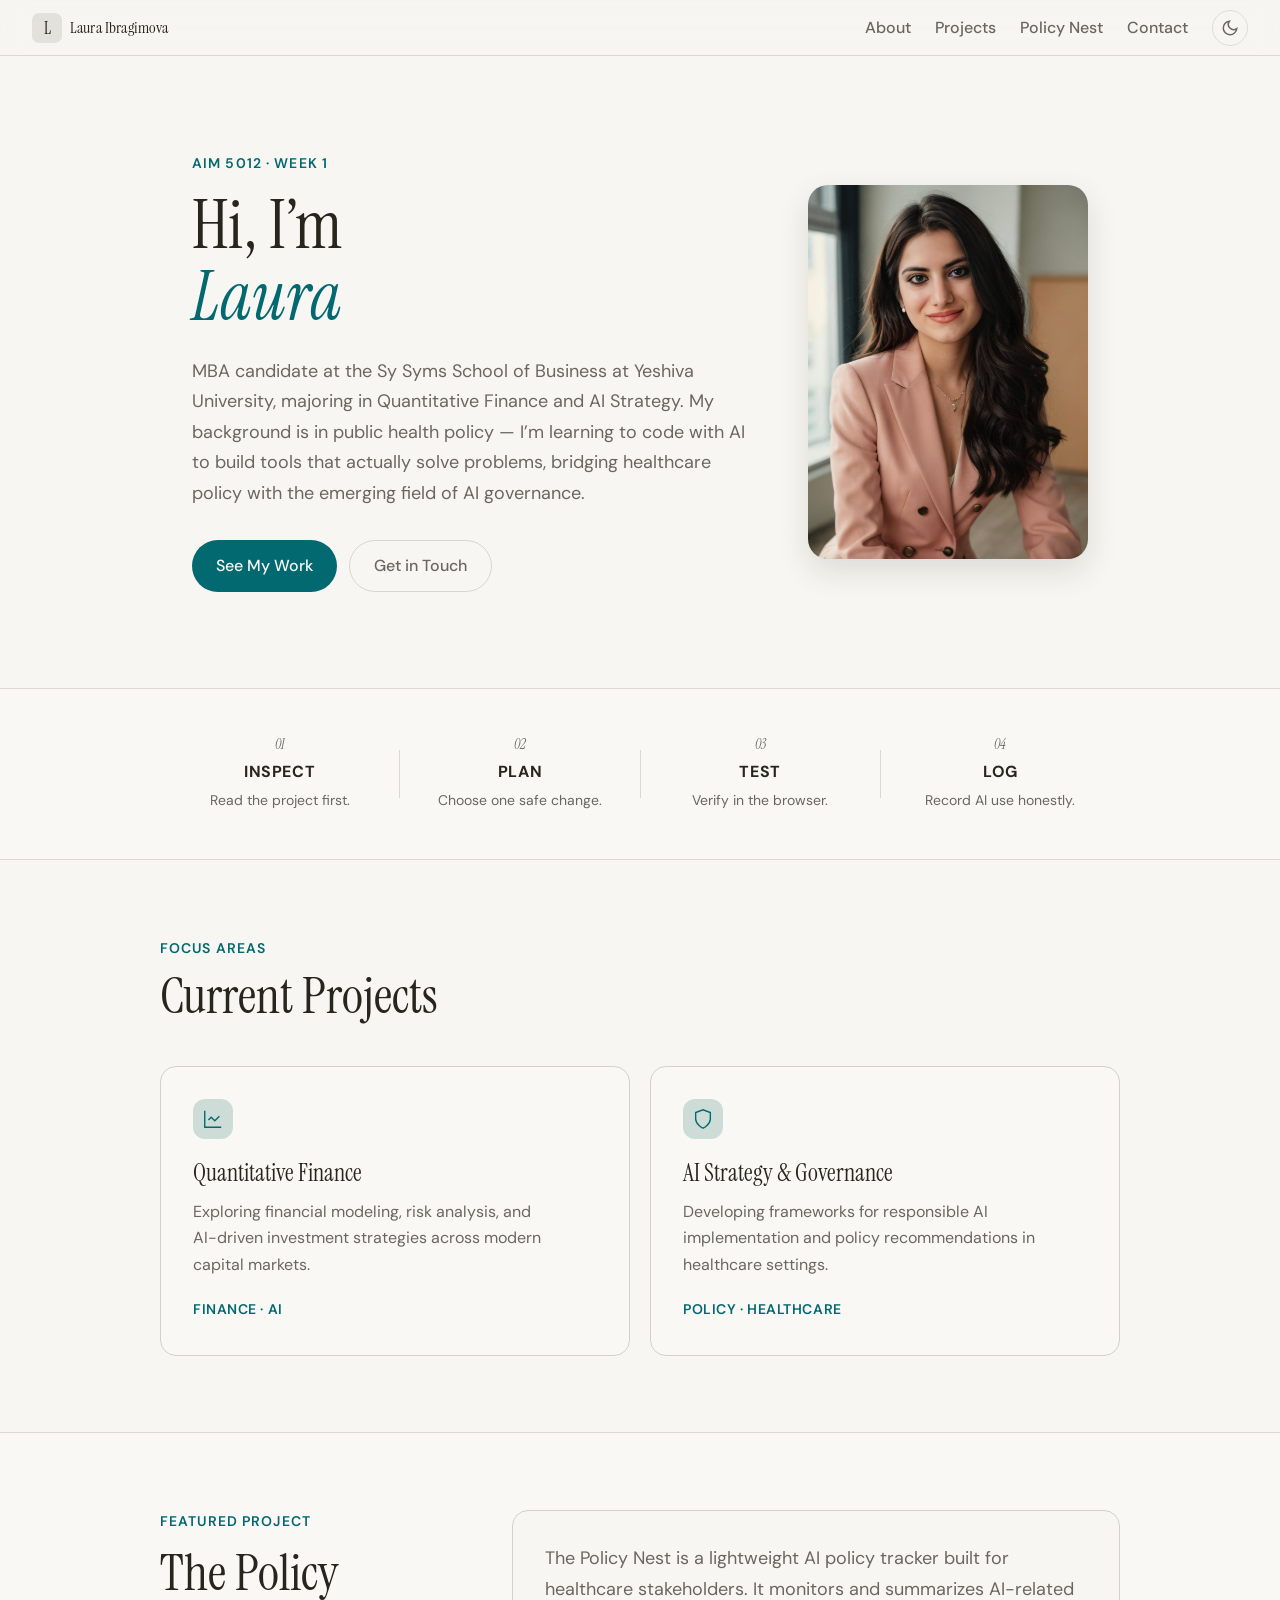
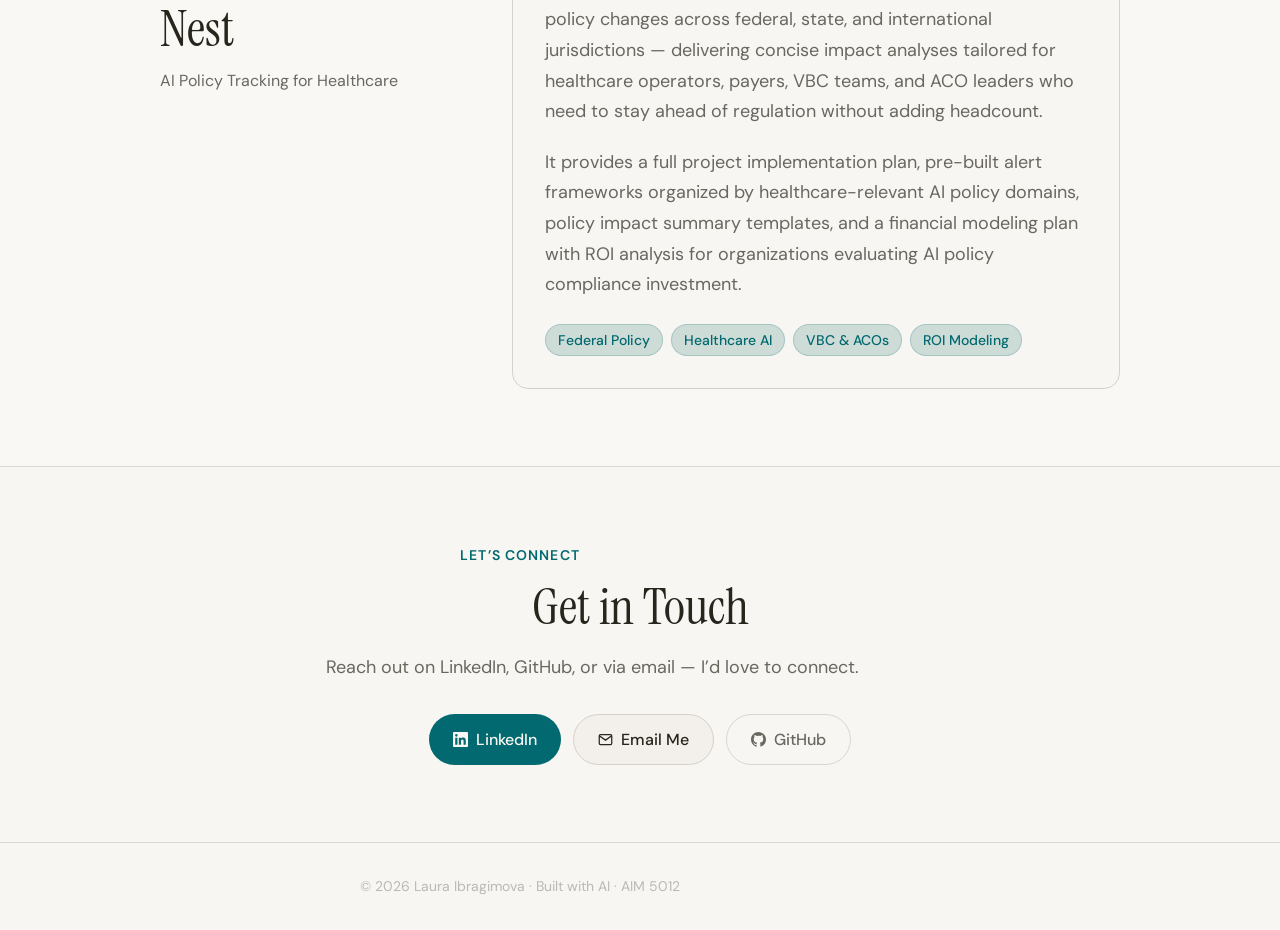
<file: index.html>
<!DOCTYPE html>
<html lang="en">
<head>
  <meta charset="UTF-8" />
  <meta name="viewport" content="width=device-width, initial-scale=1.0" />
  <title>Laura Ibragimova — AI Strategy & Healthcare Policy</title>
  <meta name="description" content="MBA candidate at Sy Syms School of Business, Yeshiva University. Specializing in Quantitative Finance, AI Strategy, and Healthcare Policy." />
  <meta property="og:title" content="Laura Ibragimova — AI Strategy & Healthcare Policy" />
  <meta property="og:description" content="Building tools that bridge healthcare policy and AI governance." />

  <link rel="preconnect" href="https://fonts.googleapis.com">
  <link rel="preconnect" href="https://fonts.gstatic.com" crossorigin>
  <link href="https://fonts.googleapis.com/css2?family=Instrument+Serif:ital@0;1&family=DM+Sans:ital,opsz,wght@0,9..40,300..700;1,9..40,300..400&display=swap" rel="stylesheet">

  <link rel="stylesheet" href="style.css" />
</head>
<body>
  <a class="skip-link" href="#main-content">Skip to main content</a>

  <nav class="site-nav" aria-label="Main navigation">
    <a href="#about" class="nav-logo" aria-label="Laura Ibragimova — home">
      <svg width="30" height="30" viewBox="0 0 30 30" fill="none" aria-hidden="true">
        <rect width="30" height="30" rx="7" fill="currentColor" opacity="0.1"/>
        <text x="15" y="21" text-anchor="middle" font-family="Instrument Serif, Georgia, serif" font-size="17" fill="currentColor">L</text>
      </svg>
      <span class="nav-name">Laura Ibragimova</span>
    </a>
    <div class="nav-right">
      <ul class="nav-links" role="list">
        <li><a href="#about">About</a></li>
        <li><a href="#projects">Projects</a></li>
        <li><a href="#idea">Policy Nest</a></li>
        <li><a href="#contact">Contact</a></li>
      </ul>
      <button class="theme-toggle" data-theme-toggle aria-label="Switch to dark mode" title="Toggle theme">
        <svg width="18" height="18" viewBox="0 0 24 24" fill="none" stroke="currentColor" stroke-width="2"><circle cx="12" cy="12" r="5"/><path d="M12 1v2M12 21v2M4.22 4.22l1.42 1.42M18.36 18.36l1.42 1.42M1 12h2M21 12h2M4.22 19.78l1.42-1.42M18.36 5.64l1.42-1.42"/></svg>
      </button>
    </div>
  </nav>

  <main id="main-content">

    <header class="hero-section" id="about" aria-labelledby="hero-heading">
      <div class="hero-inner">
        <div class="hero-content">
          <p class="eyebrow">AIM 5012 &middot; Week 1</p>
          <h1 id="hero-heading">Hi, I&rsquo;m<br><em>Laura</em></h1>
          <p class="hero-lead">MBA candidate at the Sy Syms School of Business at Yeshiva University, majoring in Quantitative Finance and AI Strategy. My background is in public health policy &mdash; I&rsquo;m learning to code with AI to build tools that actually solve problems, bridging healthcare policy with the emerging field of AI governance.</p>
          <div class="hero-cta">
            <a class="btn btn-primary" href="#projects">See My Work</a>
            <a class="btn btn-ghost" href="#contact">Get in Touch</a>
          </div>
        </div>
        <div class="hero-photo-wrap">
          <img src="IMG_4038.jpg" alt="Laura Ibragimova" class="headshot" width="300" height="360" loading="eager" />
        </div>
      </div>
    </header>

    <section class="workflow-strip" aria-label="Course workflow">
      <div class="workflow-inner">
        <div class="workflow-step">
          <span class="step-num">01</span>
          <strong>Inspect</strong>
          <span>Read the project first.</span>
        </div>
        <div class="workflow-divider" aria-hidden="true"></div>
        <div class="workflow-step">
          <span class="step-num">02</span>
          <strong>Plan</strong>
          <span>Choose one safe change.</span>
        </div>
        <div class="workflow-divider" aria-hidden="true"></div>
        <div class="workflow-step">
          <span class="step-num">03</span>
          <strong>Test</strong>
          <span>Verify in the browser.</span>
        </div>
        <div class="workflow-divider" aria-hidden="true"></div>
        <div class="workflow-step">
          <span class="step-num">04</span>
          <strong>Log</strong>
          <span>Record AI use honestly.</span>
        </div>
      </div>
    </section>

    <section class="projects-section" id="projects" aria-labelledby="projects-heading">
      <div class="section-inner">
        <div class="section-header">
          <p class="section-label">Focus Areas</p>
          <h2 id="projects-heading">Current Projects</h2>
        </div>
        <div class="projects-grid">
          <article class="project-card">
            <div class="project-icon" aria-hidden="true">
              <svg width="22" height="22" viewBox="0 0 24 24" fill="none" stroke="currentColor" stroke-width="1.5"><path d="M3 3v18h18"/><path d="m19 9-5 5-4-4-3 3"/></svg>
            </div>
            <h3>Quantitative Finance</h3>
            <p>Exploring financial modeling, risk analysis, and AI-driven investment strategies across modern capital markets.</p>
            <span class="project-tag">Finance &middot; AI</span>
          </article>
          <article class="project-card">
            <div class="project-icon" aria-hidden="true">
              <svg width="22" height="22" viewBox="0 0 24 24" fill="none" stroke="currentColor" stroke-width="1.5"><path d="M12 22s8-4 8-10V5l-8-3-8 3v7c0 6 8 10 8 10z"/></svg>
            </div>
            <h3>AI Strategy &amp; Governance</h3>
            <p>Developing frameworks for responsible AI implementation and policy recommendations in healthcare settings.</p>
            <span class="project-tag">Policy &middot; Healthcare</span>
          </article>
        </div>
      </div>
    </section>

    <section class="idea-section" id="idea" aria-labelledby="idea-heading">
      <div class="idea-inner">
        <div class="idea-label-col">
          <p class="section-label">Featured Project</p>
          <h2 id="idea-heading">The Policy<br>Nest</h2>
          <p class="idea-subtitle">AI Policy Tracking for Healthcare</p>
        </div>
        <div class="idea-body-col">
          <div class="idea-card">
            <p>The Policy Nest is a lightweight AI policy tracker built for healthcare stakeholders. It monitors and summarizes AI-related policy changes across federal, state, and international jurisdictions &mdash; delivering concise impact analyses tailored for healthcare operators, payers, VBC teams, and ACO leaders who need to stay ahead of regulation without adding headcount.</p>
            <p>It provides a full project implementation plan, pre-built alert frameworks organized by healthcare-relevant AI policy domains, policy impact summary templates, and a financial modeling plan with ROI analysis for organizations evaluating AI policy compliance investment.</p>
            <div class="idea-tags">
              <span class="idea-chip">Federal Policy</span>
              <span class="idea-chip">Healthcare AI</span>
              <span class="idea-chip">VBC &amp; ACOs</span>
              <span class="idea-chip">ROI Modeling</span>
            </div>
          </div>
        </div>
      </div>
    </section>

    <section class="contact-section" id="contact" aria-labelledby="contact-heading">
      <div class="section-inner contact-inner">
        <p class="section-label">Let&rsquo;s Connect</p>
        <h2 id="contact-heading">Get in Touch</h2>
        <p class="contact-sub">Reach out on LinkedIn, GitHub, or via email &mdash; I&rsquo;d love to connect.</p>
        <div class="contact-buttons">
          <a class="btn btn-primary" href="https://www.linkedin.com/in/laura-ibragimova/" target="_blank" rel="noopener noreferrer" aria-label="LinkedIn profile (opens in new tab)">
            <svg width="15" height="15" viewBox="0 0 24 24" fill="currentColor" aria-hidden="true"><path d="M20.447 20.452h-3.554v-5.569c0-1.328-.027-3.037-1.852-3.037-1.853 0-2.136 1.445-2.136 2.939v5.667H9.351V9h3.414v1.561h.046c.477-.9 1.637-1.85 3.37-1.85 3.601 0 4.267 2.37 4.267 5.455v6.286zM5.337 7.433a2.062 2.062 0 01-2.063-2.065 2.064 2.064 0 112.063 2.065zm1.782 13.019H3.555V9h3.564v11.452zM22.225 0H1.771C.792 0 0 .774 0 1.729v20.542C0 23.227.792 24 1.771 24h20.451C23.2 24 24 23.227 24 22.271V1.729C24 .774 23.2 0 22.222 0h.003z"/></svg>
            LinkedIn
          </a>
          <a class="btn btn-secondary" href="mailto:Libragimova12@gmail.com" aria-label="Send email">
            <svg width="15" height="15" viewBox="0 0 24 24" fill="none" stroke="currentColor" stroke-width="2" aria-hidden="true"><path d="M4 4h16c1.1 0 2 .9 2 2v12c0 1.1-.9 2-2 2H4c-1.1 0-2-.9-2-2V6c0-1.1.9-2 2-2z"/><polyline points="22,6 12,13 2,6"/></svg>
            Email Me
          </a>
          <a class="btn btn-ghost" href="https://github.com/LauraIbragimova" target="_blank" rel="noopener noreferrer" aria-label="GitHub profile (opens in new tab)">
            <svg width="15" height="15" viewBox="0 0 24 24" fill="currentColor" aria-hidden="true"><path d="M12 0C5.374 0 0 5.373 0 12c0 5.302 3.438 9.8 8.207 11.387.599.111.793-.261.793-.577v-2.234c-3.338.726-4.033-1.416-4.033-1.416-.546-1.387-1.333-1.756-1.333-1.756-1.089-.745.083-.729.083-.729 1.205.084 1.839 1.237 1.839 1.237 1.07 1.834 2.807 1.304 3.492.997.107-.775.418-1.305.762-1.604-2.665-.305-5.467-1.334-5.467-5.931 0-1.311.469-2.381 1.236-3.221-.124-.303-.535-1.524.117-3.176 0 0 1.008-.322 3.301 1.23A11.509 11.509 0 0112 5.803c1.02.005 2.047.138 3.006.404 2.291-1.552 3.297-1.23 3.297-1.23.653 1.653.242 2.874.118 3.176.77.84 1.235 1.911 1.235 3.221 0 4.609-2.807 5.624-5.479 5.921.43.372.823 1.102.823 2.222v3.293c0 .319.192.694.801.576C20.566 21.797 24 17.3 24 12c0-6.627-5.373-12-12-12z"/></svg>
            GitHub
          </a>
        </div>
      </div>
    </section>
  </main>

  <footer class="site-footer" role="contentinfo">
    <div class="footer-inner">
      <p>&copy; 2026 Laura Ibragimova &middot; Built with AI &middot; AIM 5012</p>
    </div>
  </footer>

  <script>
  (function(){
    var t=document.querySelector('[data-theme-toggle]'),r=document.documentElement;
    var d=window.matchMedia('(prefers-color-scheme:dark)').matches?'dark':'light';
    r.setAttribute('data-theme',d);
    updateIcon(d);
    if(t) t.addEventListener('click',function(){
      d=d==='dark'?'light':'dark';
      r.setAttribute('data-theme',d);
      updateIcon(d);
      t.setAttribute('aria-label','Switch to '+(d==='dark'?'light':'dark')+' mode');
    });
    function updateIcon(theme){
      if(!t) return;
      t.innerHTML=theme==='dark'
        ?'<svg width="18" height="18" viewBox="0 0 24 24" fill="none" stroke="currentColor" stroke-width="2"><circle cx="12" cy="12" r="5"/><path d="M12 1v2M12 21v2M4.22 4.22l1.42 1.42M18.36 18.36l1.42 1.42M1 12h2M21 12h2M4.22 19.78l1.42-1.42M18.36 5.64l1.42-1.42"/></svg>'
        :'<svg width="18" height="18" viewBox="0 0 24 24" fill="none" stroke="currentColor" stroke-width="2"><path d="M21 12.79A9 9 0 1 1 11.21 3 7 7 0 0 0 21 12.79z"/></svg>';
    }
  })();
  </script>
</body>
</html>
</file>
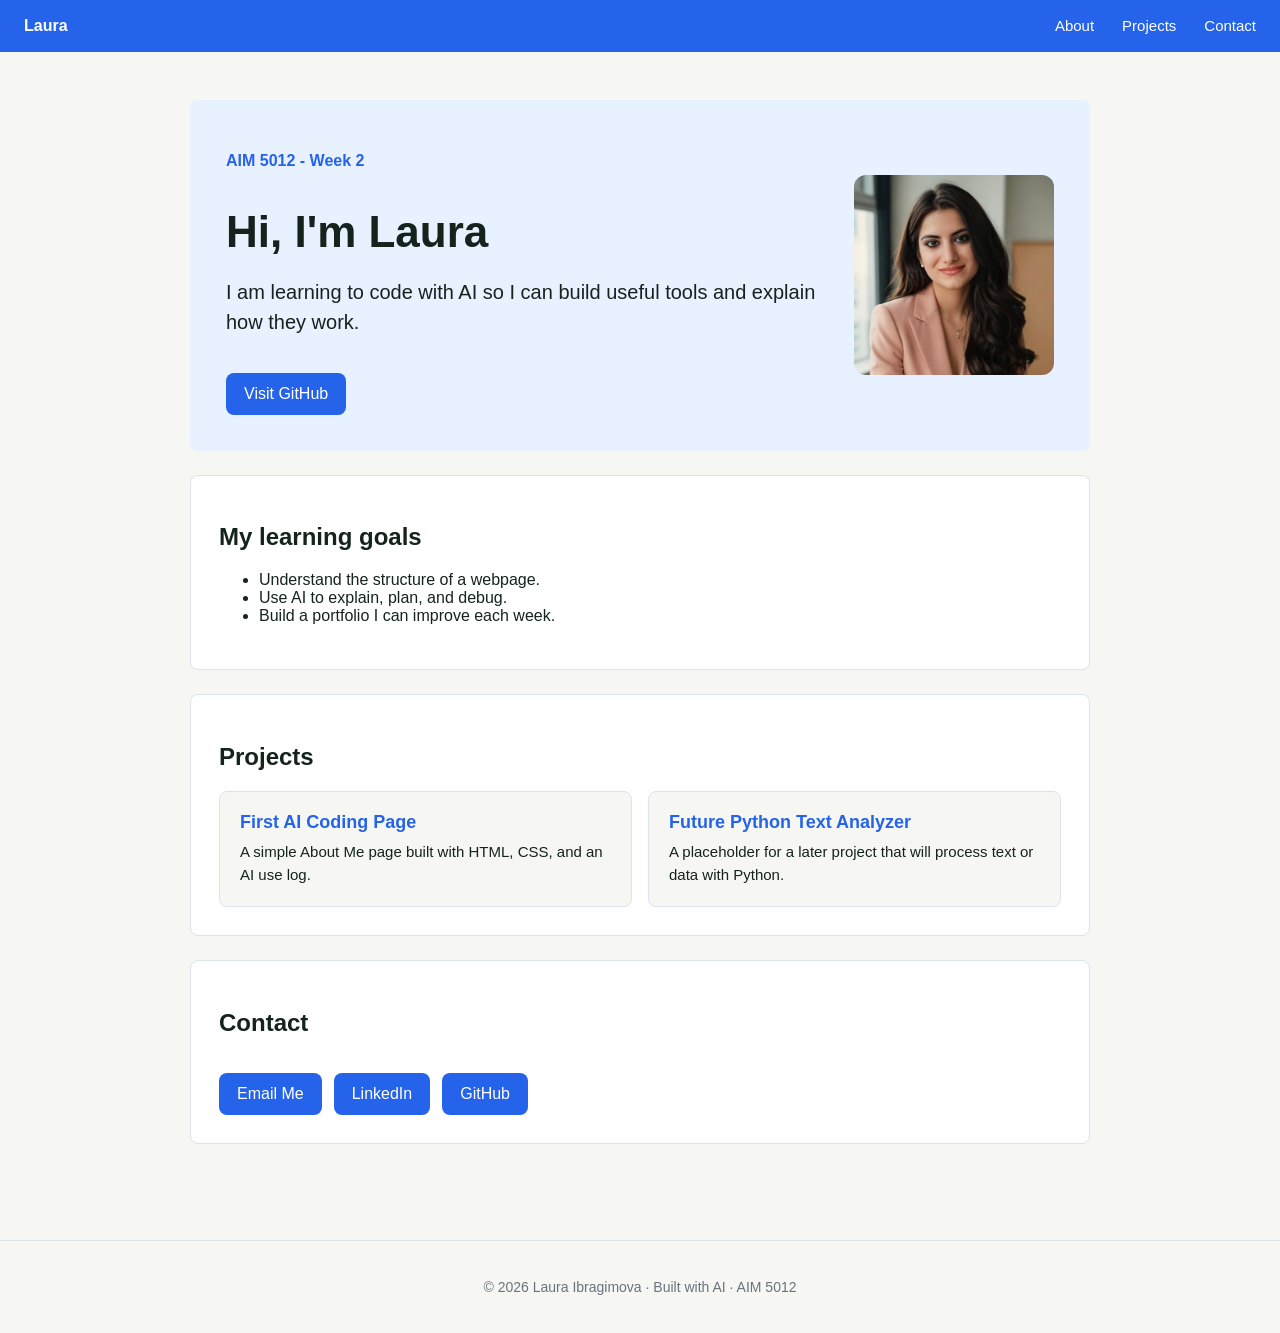
<file: week2-original/index.html>
<!DOCTYPE html>
<html lang="en">
<head>
  <meta charset="UTF-8" />
  <meta name="viewport" content="width=device-width, initial-scale=1.0" />
  <title>My Portfolio Starter</title>
  <link rel="stylesheet" href="style.css" />
</head>
<body>

  <nav class="site-nav">
    <span class="nav-name">Laura</span>
    <ul class="nav-links">
      <li><a href="#about">About</a></li>
      <li><a href="#projects">Projects</a></li>
      <li><a href="#contact">Contact</a></li>
    </ul>
  </nav>

  <main class="page">

    <section class="hero" id="about">
      <div class="hero-text">
        <p class="tag">AIM 5012 - Week 2</p>
        <h1>Hi, I'm Laura</h1>
        <p class="intro">I am learning to code with AI so I can build useful tools and explain how they work.</p>
        <a class="button" href="https://github.com/LauraIbragimova" target="_blank">Visit GitHub</a>
      </div>
      <img
        src="IMG_4038.jpg"
        alt="Laura Ibragimova, MBA candidate in Quantitative Finance and AI Strategy"
        class="headshot"
      />
    </section>

    <section class="card">
      <h2>My learning goals</h2>
      <ul>
        <li>Understand the structure of a webpage.</li>
        <li>Use AI to explain, plan, and debug.</li>
        <li>Build a portfolio I can improve each week.</li>
      </ul>
    </section>

    <section class="card" id="projects">
      <h2>Projects</h2>

      <div class="projects-grid">

        <!-- Card 1 starts here -->
        <article class="project-card">
          <h3>First AI Coding Page</h3>
          <p>A simple About Me page built with HTML, CSS, and an AI use log.</p>
        </article>
        <!-- Card 1 ends here -->

        <!-- Card 2 starts here -->
        <article class="project-card">
          <h3>Future Python Text Analyzer</h3>
          <p>A placeholder for a later project that will process text or data with Python.</p>
        </article>
        <!-- Card 2 ends here -->

      </div>
    </section>

    <section class="card" id="contact">
      <h2>Contact</h2>
      <div class="contact-buttons">
        <a class="button" href="mailto:libragimova12@gmail.com">Email Me</a>
        <a class="button" href="https://www.linkedin.com/in/laura-ibragimova/" target="_blank">LinkedIn</a>
        <a class="button" href="https://github.com/LauraIbragimova" target="_blank">GitHub</a>
      </div>
    </section>

  </main>

  <footer class="footer">
    <p>&copy; 2026 Laura Ibragimova &middot; Built with AI &middot; AIM 5012</p>
  </footer>

</body>
</html>
</file>
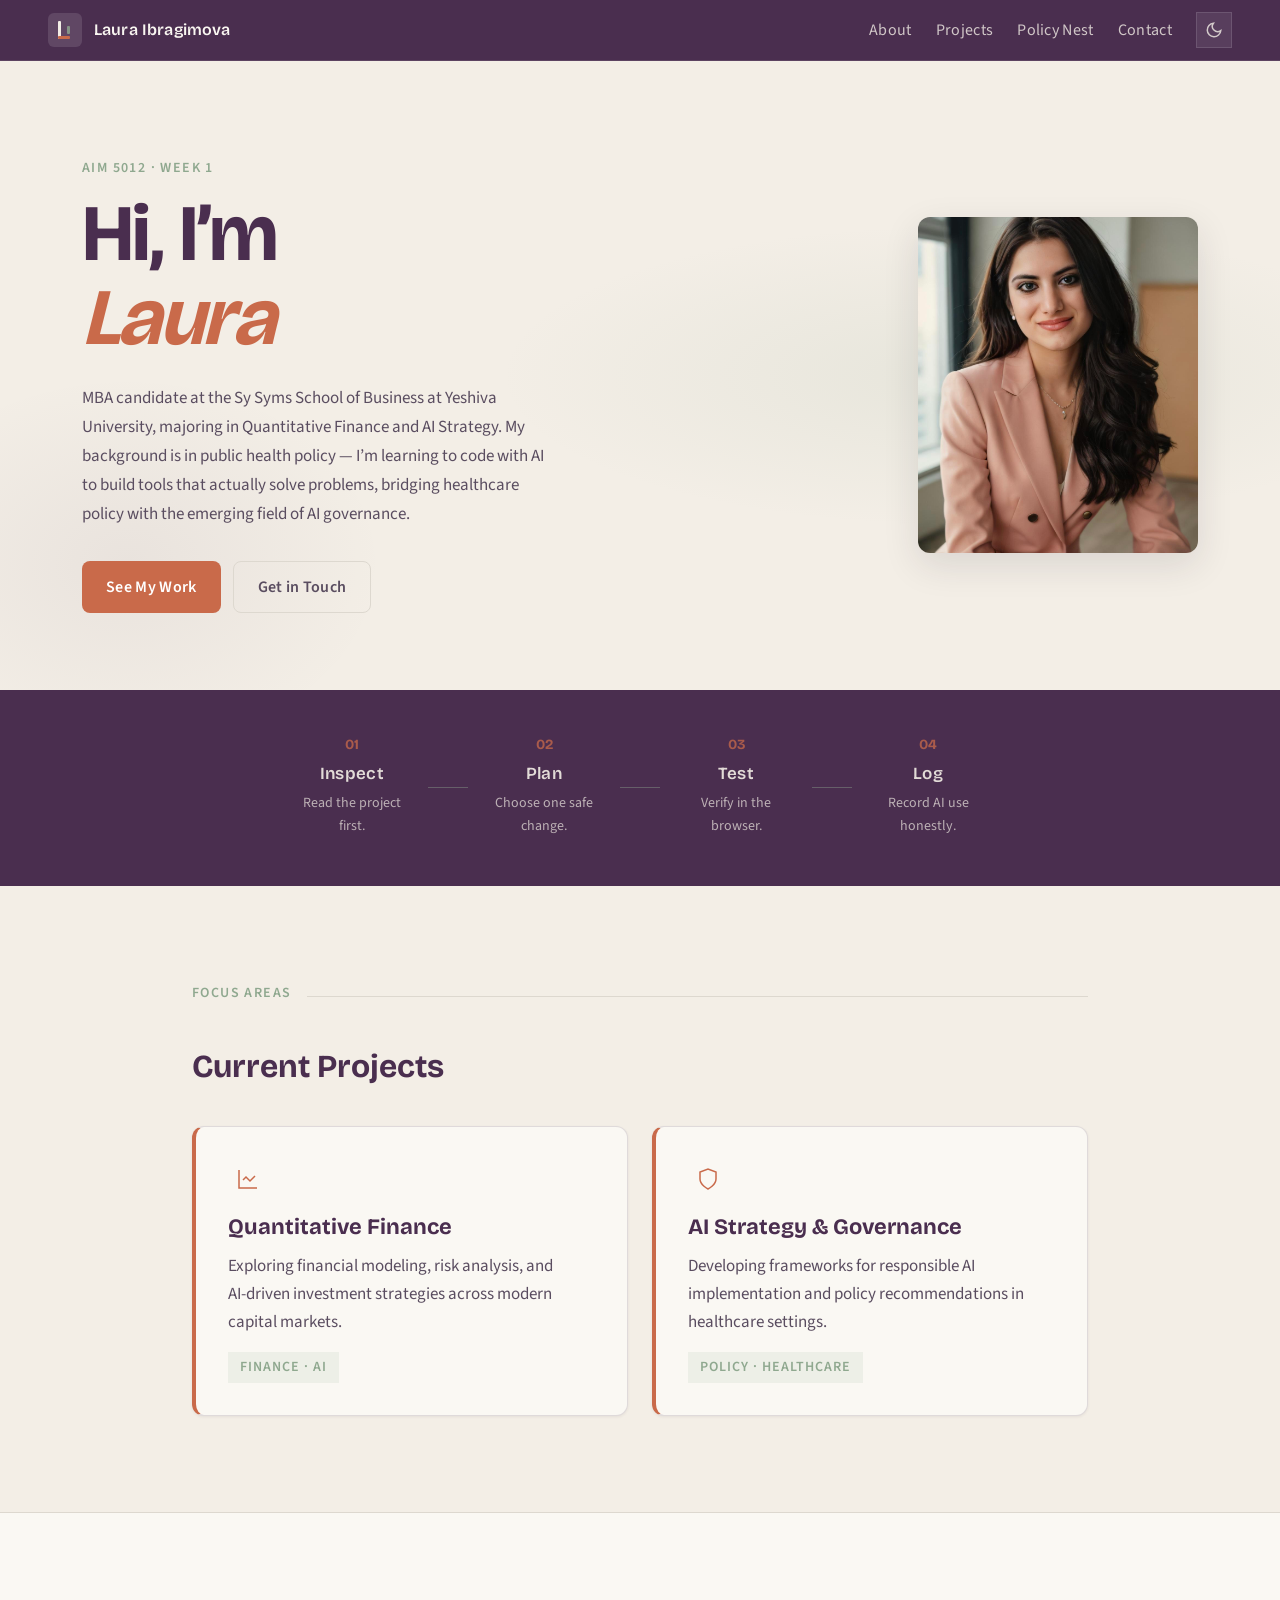
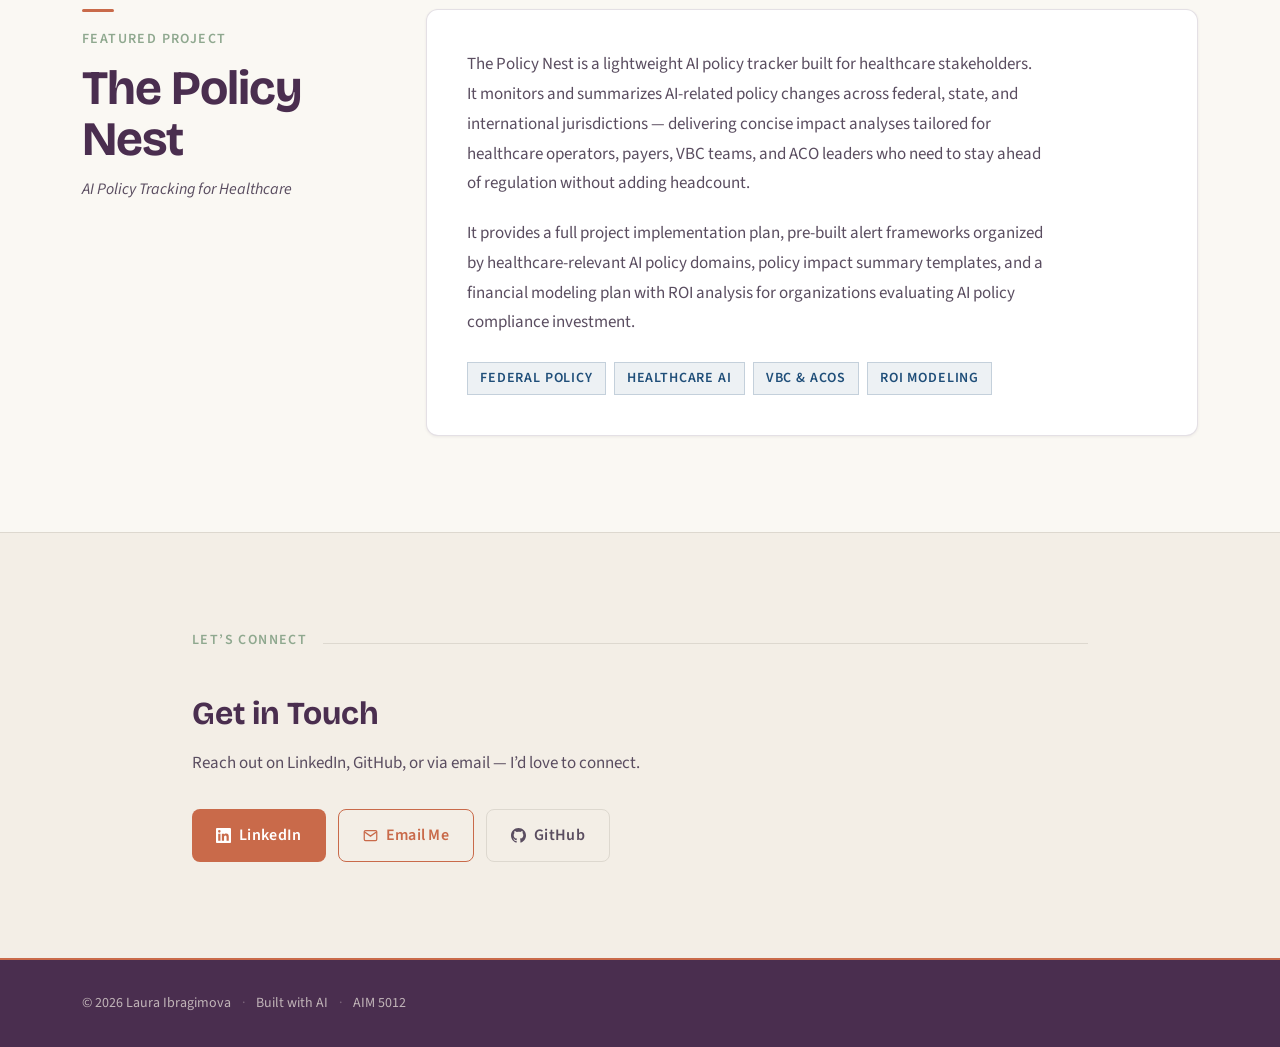
<file: laura-portfolio-v2.html>
<!DOCTYPE html>
<html lang="en">
<head>
  <meta charset="UTF-8" />
  <meta name="viewport" content="width=device-width, initial-scale=1.0" />
  <title>Laura Ibragimova — AI Strategy & Healthcare Policy</title>
  <meta name="description" content="MBA candidate at Sy Syms School of Business, Yeshiva University. Specializing in Quantitative Finance, AI Strategy, and Healthcare Policy." />
  <meta property="og:title" content="Laura Ibragimova — AI Strategy & Healthcare Policy" />
  <meta property="og:description" content="Building tools that bridge healthcare policy and AI governance." />

  <link rel="preconnect" href="https://fonts.googleapis.com">
  <link rel="preconnect" href="https://fonts.gstatic.com" crossorigin>
  <link href="https://fonts.googleapis.com/css2?family=Bricolage+Grotesque:opsz,wght@12..96,400;12..96,600;12..96,700&family=Source+Sans+3:ital,wght@0,300..700;1,300..400&display=swap" rel="stylesheet">

<style>
/* ============================================================
   ART DIRECTION: The Policy Nest brand palette —
   Aubergine headers, Bone background, Clay CTAs, Sage accents.
   Bricolage Grotesque headings + Source Sans 3 body.
   Structured, credible, intelligence-forward.
   ============================================================ */

/* ---- DESIGN TOKENS ---------------------------------------- */
:root, [data-theme="light"] {
  /* Policy Nest Brand Palette */
  --color-aubergine:   #4a2e4f;
  --color-azure:       #1f4e79;
  --color-clay:        #C96A4A;
  --color-sage:        #8FA88F;
  --color-bone:        #F3EEE6;

  /* Surfaces */
  --color-bg:             var(--color-bone);
  --color-surface:        #faf8f3;
  --color-surface-2:      #ffffff;
  --color-surface-offset: #ece7de;
  --color-divider:        #ddd8cf;
  --color-border:         rgba(74, 46, 79, 0.15);

  /* Text */
  --color-text:           #2a1f2e;
  --color-text-muted:     #5a4d60;
  --color-text-faint:     #9a8fa0;
  --color-text-inverse:   #f9f6f1;

  /* Semantic aliases */
  --color-primary:        var(--color-aubergine);
  --color-primary-hover:  #3a2040;
  --color-accent:         var(--color-clay);
  --color-accent-hover:   #b55a3a;
  --color-link:           var(--color-azure);

  /* Type */
  --font-display: 'Bricolage Grotesque', 'Georgia', serif;
  --font-body:    'Source Sans 3', 'Helvetica Neue', sans-serif;

  /* Fluid type scale */
  --text-xs:   clamp(0.75rem,  0.7rem  + 0.25vw, 0.875rem);
  --text-sm:   clamp(0.875rem, 0.8rem  + 0.35vw, 1rem);
  --text-base: clamp(1rem,     0.95rem + 0.25vw, 1.0625rem);
  --text-lg:   clamp(1.125rem, 1rem    + 0.75vw, 1.375rem);
  --text-xl:   clamp(1.5rem,   1.2rem  + 1.25vw, 2rem);
  --text-2xl:  clamp(2rem,     1.4rem  + 2vw,    3.25rem);
  --text-hero: clamp(2.75rem,  1rem    + 5vw,    5.5rem);

  /* Spacing */
  --space-1: 0.25rem; --space-2: 0.5rem;  --space-3: 0.75rem;
  --space-4: 1rem;    --space-5: 1.25rem; --space-6: 1.5rem;
  --space-8: 2rem;    --space-10: 2.5rem; --space-12: 3rem;
  --space-16: 4rem;   --space-20: 5rem;   --space-24: 6rem;

  /* Radius */
  --radius-sm: 0.25rem;
  --radius-md: 0.5rem;
  --radius-lg: 0.75rem;
  --radius-xl: 1rem;

  /* Shadows (warm-tinted) */
  --shadow-sm: 0 1px 3px rgba(42, 31, 46, 0.07);
  --shadow-md: 0 4px 14px rgba(42, 31, 46, 0.09);
  --shadow-lg: 0 12px 36px rgba(42, 31, 46, 0.12);

  --transition: 180ms cubic-bezier(0.16, 1, 0.3, 1);

  --content-narrow:  640px;
  --content-default: 960px;
  --content-wide:    1180px;
}

[data-theme="dark"] {
  --color-bg:             #1a1220;
  --color-surface:        #1f1628;
  --color-surface-2:      #261c30;
  --color-surface-offset: #2e2238;
  --color-divider:        #382840;
  --color-border:         rgba(201, 106, 74, 0.2);
  --color-text:           #e8e0ec;
  --color-text-muted:     #a898b2;
  --color-text-faint:     #6e6078;
  --color-text-inverse:   #1a1220;
  --color-primary:        #b882c8;
  --color-primary-hover:  #d0a0de;
  --color-accent:         #e08060;
  --color-accent-hover:   #f0a080;
  --color-link:           #7ab0e0;
  --shadow-sm: 0 1px 3px rgba(0,0,0,0.25);
  --shadow-md: 0 4px 14px rgba(0,0,0,0.35);
  --shadow-lg: 0 12px 36px rgba(0,0,0,0.45);
}

@media (prefers-color-scheme: dark) {
  :root:not([data-theme]) {
    --color-bg:             #1a1220;
    --color-surface:        #1f1628;
    --color-surface-2:      #261c30;
    --color-surface-offset: #2e2238;
    --color-divider:        #382840;
    --color-border:         rgba(201, 106, 74, 0.2);
    --color-text:           #e8e0ec;
    --color-text-muted:     #a898b2;
    --color-text-faint:     #6e6078;
    --color-text-inverse:   #1a1220;
    --color-primary:        #b882c8;
    --color-primary-hover:  #d0a0de;
    --color-accent:         #e08060;
    --color-accent-hover:   #f0a080;
    --color-link:           #7ab0e0;
    --shadow-sm: 0 1px 3px rgba(0,0,0,0.25);
    --shadow-md: 0 4px 14px rgba(0,0,0,0.35);
    --shadow-lg: 0 12px 36px rgba(0,0,0,0.45);
  }
}

/* ---- BASE RESET ------------------------------------------- */
*, *::before, *::after { box-sizing: border-box; margin: 0; padding: 0; }

html {
  -webkit-font-smoothing: antialiased;
  -moz-osx-font-smoothing: grayscale;
  text-rendering: optimizeLegibility;
  scroll-behavior: smooth;
  scroll-padding-top: var(--space-20);
}

body {
  min-height: 100dvh;
  line-height: 1.65;
  font-family: var(--font-body);
  font-size: var(--text-base);
  color: var(--color-text);
  background-color: var(--color-bg);
  transition: background-color var(--transition), color var(--transition);
}

img, picture, svg { display: block; max-width: 100%; height: auto; }
ul[role="list"], ol[role="list"] { list-style: none; }
input, button, textarea, select { font: inherit; color: inherit; }
h1, h2, h3, h4 { text-wrap: balance; line-height: 1.15; }
p, li { text-wrap: pretty; max-width: 68ch; }

::selection { background: rgba(74, 46, 79, 0.2); color: var(--color-text); }
:focus-visible { outline: 2px solid var(--color-accent); outline-offset: 3px; border-radius: var(--radius-sm); }

a, button, [role="button"] {
  transition: color var(--transition), background var(--transition),
              border-color var(--transition), box-shadow var(--transition), opacity var(--transition);
}

@media (prefers-reduced-motion: reduce) {
  *, *::before, *::after {
    animation-duration: 0.01ms !important;
    transition-duration: 0.01ms !important;
    scroll-behavior: auto !important;
  }
}

button { cursor: pointer; background: none; border: none; }

.sr-only {
  position: absolute; width: 1px; height: 1px; padding: 0;
  margin: -1px; overflow: hidden; clip: rect(0,0,0,0);
  white-space: nowrap; border-width: 0;
}

/* ---- SKIP LINK -------------------------------------------- */
.skip-link {
  position: absolute; top: var(--space-3); left: var(--space-3);
  background: var(--color-accent); color: var(--color-text-inverse);
  padding: var(--space-2) var(--space-4); border-radius: var(--radius-md);
  font-size: var(--text-sm); font-weight: 600; text-decoration: none;
  transform: translateY(-200%); transition: transform var(--transition);
  z-index: 1000;
}
.skip-link:focus { transform: translateY(0); }

/* ---- NAVIGATION ------------------------------------------- */
.site-nav {
  position: sticky; top: 0; z-index: 100;
  background: var(--color-aubergine);
  border-bottom: 1px solid rgba(255,255,255,0.1);
  backdrop-filter: blur(12px);
  display: flex; align-items: center; justify-content: space-between;
  padding: var(--space-3) clamp(var(--space-4), 4vw, var(--space-12));
}

[data-theme="dark"] .site-nav {
  background: rgba(26, 18, 32, 0.95);
  border-bottom-color: var(--color-border);
}

.nav-logo {
  display: flex; align-items: center; gap: var(--space-3);
  text-decoration: none; color: var(--color-text-inverse);
}

.nav-logo-mark {
  width: 34px; height: 34px; flex-shrink: 0;
}

.nav-name {
  font-family: var(--font-display);
  font-size: var(--text-sm);
  font-weight: 600;
  letter-spacing: 0.01em;
  color: var(--color-text-inverse);
}

.nav-right {
  display: flex; align-items: center; gap: var(--space-6);
}

.nav-links {
  display: flex; gap: var(--space-6); list-style: none;
  padding: 0; margin: 0;
}

.nav-links a {
  font-family: var(--font-body);
  font-size: var(--text-sm);
  color: rgba(243, 238, 230, 0.8);
  text-decoration: none;
  letter-spacing: 0.02em;
}
.nav-links a:hover { color: var(--color-text-inverse); }

.theme-toggle {
  display: flex; align-items: center; justify-content: center;
  width: 36px; height: 36px; border-radius: var(--radius-full);
  color: rgba(243, 238, 230, 0.8);
  background: rgba(255,255,255,0.08);
  border: 1px solid rgba(255,255,255,0.12);
}
.theme-toggle:hover { color: var(--color-text-inverse); background: rgba(255,255,255,0.15); }

/* Mobile nav */
.hamburger { display: none; color: rgba(243,238,230,0.9); }

@media (max-width: 640px) {
  .nav-links { display: none; }
  .hamburger { display: flex; align-items: center; justify-content: center; width: 36px; height: 36px; }
  .nav-links.open {
    display: flex; flex-direction: column; gap: var(--space-4);
    position: fixed; top: 60px; left: 0; right: 0; z-index: 99;
    background: var(--color-aubergine);
    padding: var(--space-6) var(--space-6);
    border-bottom: 1px solid rgba(255,255,255,0.1);
  }
  [data-theme="dark"] .nav-links.open { background: #1a1220; }
}

/* ---- CONTAINERS ------------------------------------------- */
.container {
  max-width: var(--content-default);
  margin-inline: auto;
  padding-inline: clamp(var(--space-4), 4vw, var(--space-8));
}
.container-wide {
  max-width: var(--content-wide);
  margin-inline: auto;
  padding-inline: clamp(var(--space-4), 4vw, var(--space-8));
}

/* ---- BUTTONS --------------------------------------------- */
.btn {
  display: inline-flex; align-items: center; gap: var(--space-2);
  padding: var(--space-3) var(--space-6);
  font-family: var(--font-body);
  font-size: var(--text-sm);
  font-weight: 600;
  letter-spacing: 0.02em;
  text-decoration: none;
  border-radius: var(--radius-md);
  cursor: pointer; border: none;
  min-height: 44px;
}

.btn-primary {
  background: var(--color-accent);
  color: #fff;
}
.btn-primary:hover {
  background: var(--color-accent-hover);
  box-shadow: var(--shadow-md);
}

.btn-secondary {
  background: transparent;
  color: var(--color-accent);
  border: 1.5px solid var(--color-accent);
}
.btn-secondary:hover {
  background: rgba(201, 106, 74, 0.08);
}

.btn-ghost {
  background: transparent;
  color: var(--color-text-muted);
  border: 1.5px solid var(--color-divider);
}
.btn-ghost:hover {
  color: var(--color-text);
  border-color: var(--color-text-muted);
}

/* ---- SECTION LABELS --------------------------------------- */
.eyebrow {
  font-family: var(--font-body);
  font-size: var(--text-xs);
  font-weight: 600;
  letter-spacing: 0.1em;
  text-transform: uppercase;
  color: var(--color-sage);
  margin-bottom: var(--space-3);
}

/* ---- HERO SECTION ---------------------------------------- */
.hero-section {
  padding: clamp(var(--space-16), 8vw, var(--space-24)) 0
           clamp(var(--space-12), 6vw, var(--space-20));
  background: var(--color-bg);
  position: relative;
  overflow: hidden;
}

/* Subtle background texture */
.hero-section::before {
  content: '';
  position: absolute; inset: 0;
  background:
    radial-gradient(ellipse 60% 40% at 75% 50%, rgba(143, 168, 143, 0.12) 0%, transparent 60%),
    radial-gradient(ellipse 40% 60% at 10% 80%, rgba(74, 46, 79, 0.06) 0%, transparent 50%);
  pointer-events: none;
}

.hero-inner {
  display: grid;
  grid-template-columns: 1fr auto;
  gap: clamp(var(--space-10), 6vw, var(--space-20));
  align-items: center;
  position: relative;
}

.hero-content { max-width: 560px; }

.hero-content h1 {
  font-family: var(--font-display);
  font-size: var(--text-hero);
  font-weight: 700;
  color: var(--color-aubergine);
  line-height: 1.05;
  margin-bottom: var(--space-6);
  letter-spacing: -0.02em;
}

[data-theme="dark"] .hero-content h1 { color: var(--color-primary); }

.hero-content h1 em {
  font-style: italic;
  color: var(--color-clay);
}

[data-theme="dark"] .hero-content h1 em { color: var(--color-accent); }

.hero-lead {
  font-family: var(--font-body);
  font-size: var(--text-base);
  color: var(--color-text-muted);
  line-height: 1.7;
  margin-bottom: var(--space-8);
  max-width: 58ch;
}

.hero-cta {
  display: flex; gap: var(--space-3); flex-wrap: wrap;
}

.hero-photo-wrap {
  flex-shrink: 0;
  position: relative;
}

.headshot {
  width: clamp(200px, 22vw, 280px);
  aspect-ratio: 5/6;
  object-fit: cover;
  border-radius: var(--radius-lg);
  box-shadow: var(--shadow-lg);
  display: block;
}

/* Decorative frame behind photo */
.hero-photo-wrap::after {
  content: '';
  position: absolute;
  inset: -8px -8px 8px 8px;
  border-radius: var(--radius-lg);
  border: 2px solid var(--color-sage);
  opacity: 0.5;
  z-index: -1;
}

@media (max-width: 680px) {
  .hero-inner {
    grid-template-columns: 1fr;
    text-align: left;
  }
  .hero-photo-wrap {
    order: -1;
    width: fit-content;
  }
  .headshot { width: clamp(120px, 40vw, 180px); }
  .hero-photo-wrap::after { inset: -6px -6px 6px 6px; }
}

/* ---- WORKFLOW STRIP -------------------------------------- */
.workflow-strip {
  background: var(--color-aubergine);
  padding: clamp(var(--space-8), 4vw, var(--space-12)) 0;
}

[data-theme="dark"] .workflow-strip {
  background: var(--color-surface-offset);
}

.workflow-inner {
  display: flex;
  align-items: center;
  gap: var(--space-4);
  justify-content: center;
  flex-wrap: wrap;
}

.workflow-step {
  display: flex; flex-direction: column; align-items: center;
  text-align: center; gap: var(--space-1);
  min-width: 120px;
  color: rgba(243, 238, 230, 0.9);
}

[data-theme="dark"] .workflow-step { color: var(--color-text); }

.step-num {
  font-family: var(--font-display);
  font-size: var(--text-xl);
  font-weight: 700;
  color: var(--color-clay);
  line-height: 1;
  margin-bottom: var(--space-1);
}

.workflow-step strong {
  font-family: var(--font-display);
  font-size: var(--text-base);
  font-weight: 600;
  letter-spacing: 0.02em;
}

.workflow-step span {
  font-size: var(--text-xs);
  opacity: 0.75;
  max-width: 15ch;
}

.workflow-divider {
  width: 40px; height: 1px;
  background: rgba(143, 168, 143, 0.4);
  flex-shrink: 0;
}

@media (max-width: 600px) {
  .workflow-inner { gap: var(--space-6); }
  .workflow-divider { display: none; }
}

/* ---- SECTION SHARED -------------------------------------- */
.section-label-row {
  display: flex; align-items: baseline; gap: var(--space-4);
  margin-bottom: var(--space-8);
}
.section-label-row::after {
  content: '';
  flex: 1;
  height: 1px;
  background: var(--color-divider);
}

.section-heading {
  font-family: var(--font-display);
  font-size: var(--text-xl);
  font-weight: 700;
  color: var(--color-aubergine);
  margin-bottom: var(--space-2);
}

[data-theme="dark"] .section-heading { color: var(--color-primary); }

/* ---- PROJECTS SECTION ------------------------------------ */
.projects-section {
  padding: clamp(var(--space-16), 8vw, var(--space-24)) 0;
}

.projects-grid {
  display: grid;
  grid-template-columns: repeat(auto-fit, minmax(min(340px, 100%), 1fr));
  gap: var(--space-6);
}

/* THE SIGNATURE ELEMENT: 4px left border in Clay on project cards */
.project-card {
  background: var(--color-surface);
  border-radius: var(--radius-lg);
  border: 1px solid var(--color-border);
  border-left: 4px solid var(--color-clay);
  padding: var(--space-8);
  box-shadow: var(--shadow-sm);
  transition: box-shadow var(--transition), transform var(--transition);
}
.project-card:hover {
  box-shadow: var(--shadow-md);
  transform: translateY(-2px);
}

.project-icon {
  width: 40px; height: 40px;
  display: flex; align-items: center; justify-content: center;
  color: var(--color-clay);
  margin-bottom: var(--space-4);
}

.project-card h3 {
  font-family: var(--font-display);
  font-size: var(--text-lg);
  font-weight: 700;
  color: var(--color-aubergine);
  margin-bottom: var(--space-3);
}

[data-theme="dark"] .project-card h3 { color: var(--color-primary); }

.project-card p {
  font-size: var(--text-base);
  color: var(--color-text-muted);
  line-height: 1.65;
  margin-bottom: var(--space-4);
}

.project-tag {
  display: inline-block;
  font-family: var(--font-body);
  font-size: var(--text-xs);
  font-weight: 600;
  letter-spacing: 0.07em;
  text-transform: uppercase;
  color: var(--color-sage);
  background: rgba(143, 168, 143, 0.12);
  padding: var(--space-1) var(--space-3);
  border-radius: var(--radius-full);
}

/* ---- POLICY NEST SECTION --------------------------------- */
.idea-section {
  padding: clamp(var(--space-16), 8vw, var(--space-24)) 0;
  background: var(--color-surface);
  border-top: 1px solid var(--color-divider);
  border-bottom: 1px solid var(--color-divider);
}

.idea-inner {
  display: grid;
  grid-template-columns: 280px 1fr;
  gap: clamp(var(--space-8), 6vw, var(--space-16));
  align-items: start;
}

.idea-label-col h2 {
  font-family: var(--font-display);
  font-size: var(--text-2xl);
  font-weight: 700;
  color: var(--color-aubergine);
  line-height: 1.05;
  margin-bottom: var(--space-3);
  letter-spacing: -0.02em;
}

[data-theme="dark"] .idea-label-col h2 { color: var(--color-primary); }

.idea-subtitle {
  font-size: var(--text-sm);
  color: var(--color-text-muted);
  font-style: italic;
  margin-bottom: var(--space-6);
}

/* Decorative mark */
.idea-label-col::before {
  content: '';
  display: block;
  width: 32px; height: 3px;
  background: var(--color-clay);
  border-radius: 2px;
  margin-bottom: var(--space-4);
}

.idea-card {
  background: var(--color-surface-2);
  border: 1px solid var(--color-border);
  border-radius: var(--radius-lg);
  padding: clamp(var(--space-6), 4vw, var(--space-10));
  box-shadow: var(--shadow-sm);
}

.idea-card p {
  font-size: var(--text-base);
  color: var(--color-text-muted);
  line-height: 1.75;
  margin-bottom: var(--space-5);
  max-width: 72ch;
}
.idea-card p:last-of-type { margin-bottom: var(--space-6); }

.idea-tags {
  display: flex; flex-wrap: wrap; gap: var(--space-2);
}

.idea-chip {
  font-family: var(--font-body);
  font-size: var(--text-xs);
  font-weight: 600;
  letter-spacing: 0.06em;
  text-transform: uppercase;
  color: var(--color-azure);
  background: rgba(31, 78, 121, 0.08);
  border: 1px solid rgba(31, 78, 121, 0.2);
  padding: var(--space-1) var(--space-3);
  border-radius: var(--radius-full);
}

[data-theme="dark"] .idea-chip {
  color: var(--color-link);
  background: rgba(122, 176, 224, 0.1);
  border-color: rgba(122, 176, 224, 0.2);
}

@media (max-width: 700px) {
  .idea-inner {
    grid-template-columns: 1fr;
  }
}

/* ---- CONTACT SECTION ------------------------------------- */
.contact-section {
  padding: clamp(var(--space-16), 8vw, var(--space-24)) 0;
}

.contact-inner {
  max-width: var(--content-narrow);
}

.contact-sub {
  font-size: var(--text-base);
  color: var(--color-text-muted);
  margin-bottom: var(--space-8);
  margin-top: var(--space-4);
}

.contact-buttons {
  display: flex; gap: var(--space-3); flex-wrap: wrap;
}

/* ---- FOOTER ---------------------------------------------- */
.site-footer {
  background: var(--color-aubergine);
  padding: var(--space-8) 0;
  border-top: 2px solid var(--color-clay);
}

[data-theme="dark"] .site-footer {
  background: var(--color-surface);
  border-top-color: var(--color-border);
}

.footer-inner {
  max-width: var(--content-wide);
  margin-inline: auto;
  padding-inline: clamp(var(--space-4), 4vw, var(--space-8));
  display: flex; align-items: center; justify-content: space-between;
  flex-wrap: wrap; gap: var(--space-3);
}

.site-footer p {
  font-size: var(--text-xs);
  color: rgba(243, 238, 230, 0.7);
  font-family: var(--font-body);
  max-width: none;
}

[data-theme="dark"] .site-footer p { color: var(--color-text-muted); }

.footer-dot { margin: 0 var(--space-2); opacity: 0.4; }

</style>
</head>
<body>
  <a class="skip-link" href="#main-content">Skip to main content</a>

  <nav class="site-nav" aria-label="Main navigation">
    <a href="#about" class="nav-logo" aria-label="Laura Ibragimova — home">
      <!-- Custom SVG logo mark: nested L initial in policy document style -->
      <svg class="nav-logo-mark" viewBox="0 0 34 34" fill="none" aria-hidden="true" xmlns="http://www.w3.org/2000/svg">
        <rect width="34" height="34" rx="6" fill="rgba(255,255,255,0.12)"/>
        <rect x="10" y="8" width="3" height="18" fill="#F3EEE6" rx="1"/>
        <rect x="10" y="23" width="12" height="3" fill="#C96A4A" rx="1"/>
        <rect x="19" y="13" width="3" height="8" fill="rgba(143,168,143,0.8)" rx="1"/>
      </svg>
      <span class="nav-name">Laura Ibragimova</span>
    </a>
    <div class="nav-right">
      <ul class="nav-links" id="nav-links" role="list">
        <li><a href="#about">About</a></li>
        <li><a href="#projects">Projects</a></li>
        <li><a href="#idea">Policy Nest</a></li>
        <li><a href="#contact">Contact</a></li>
      </ul>
      <button class="theme-toggle" data-theme-toggle aria-label="Switch to dark mode" title="Toggle theme">
        <svg width="18" height="18" viewBox="0 0 24 24" fill="none" stroke="currentColor" stroke-width="2"><circle cx="12" cy="12" r="5"/><path d="M12 1v2M12 21v2M4.22 4.22l1.42 1.42M18.36 18.36l1.42 1.42M1 12h2M21 12h2M4.22 19.78l1.42-1.42M18.36 5.64l1.42-1.42"/></svg>
      </button>
      <button class="hamburger" id="hamburger" aria-label="Open navigation menu" aria-expanded="false" aria-controls="nav-links">
        <svg width="22" height="22" viewBox="0 0 24 24" fill="none" stroke="currentColor" stroke-width="2"><line x1="3" y1="6" x2="21" y2="6"/><line x1="3" y1="12" x2="21" y2="12"/><line x1="3" y1="18" x2="21" y2="18"/></svg>
      </button>
    </div>
  </nav>

  <main id="main-content">

    <!-- HERO -->
    <header class="hero-section" id="about" aria-labelledby="hero-heading">
      <div class="container-wide">
        <div class="hero-inner">
          <div class="hero-content">
            <p class="eyebrow">AIM 5012 &middot; Week 1</p>
            <h1 id="hero-heading">Hi, I&rsquo;m<br><em>Laura</em></h1>
            <p class="hero-lead">MBA candidate at the Sy Syms School of Business at Yeshiva University, majoring in Quantitative Finance and AI Strategy. My background is in public health policy &mdash; I&rsquo;m learning to code with AI to build tools that actually solve problems, bridging healthcare policy with the emerging field of AI governance.</p>
            <div class="hero-cta">
              <a class="btn btn-primary" href="#projects">See My Work</a>
              <a class="btn btn-ghost" href="#contact">Get in Touch</a>
            </div>
          </div>
          <div class="hero-photo-wrap">
            <img src="IMG_4038.jpg" alt="Laura Ibragimova" class="headshot" width="280" height="336" loading="eager" />
          </div>
        </div>
      </div>
    </header>

    <!-- WORKFLOW STRIP -->
    <section class="workflow-strip" aria-label="Course workflow">
      <div class="container-wide">
        <div class="workflow-inner">
          <div class="workflow-step">
            <span class="step-num">01</span>
            <strong>Inspect</strong>
            <span>Read the project first.</span>
          </div>
          <div class="workflow-divider" aria-hidden="true"></div>
          <div class="workflow-step">
            <span class="step-num">02</span>
            <strong>Plan</strong>
            <span>Choose one safe change.</span>
          </div>
          <div class="workflow-divider" aria-hidden="true"></div>
          <div class="workflow-step">
            <span class="step-num">03</span>
            <strong>Test</strong>
            <span>Verify in the browser.</span>
          </div>
          <div class="workflow-divider" aria-hidden="true"></div>
          <div class="workflow-step">
            <span class="step-num">04</span>
            <strong>Log</strong>
            <span>Record AI use honestly.</span>
          </div>
        </div>
      </div>
    </section>

    <!-- PROJECTS -->
    <section class="projects-section" id="projects" aria-labelledby="projects-heading">
      <div class="container">
        <div class="section-label-row">
          <p class="eyebrow">Focus Areas</p>
        </div>
        <h2 id="projects-heading" class="section-heading">Current Projects</h2>
        <div style="margin-bottom: var(--space-10);"></div>
        <div class="projects-grid">
          <article class="project-card">
            <div class="project-icon" aria-hidden="true">
              <svg width="24" height="24" viewBox="0 0 24 24" fill="none" stroke="currentColor" stroke-width="1.5"><path d="M3 3v18h18"/><path d="m19 9-5 5-4-4-3 3"/></svg>
            </div>
            <h3>Quantitative Finance</h3>
            <p>Exploring financial modeling, risk analysis, and AI-driven investment strategies across modern capital markets.</p>
            <span class="project-tag">Finance &middot; AI</span>
          </article>
          <article class="project-card">
            <div class="project-icon" aria-hidden="true">
              <svg width="24" height="24" viewBox="0 0 24 24" fill="none" stroke="currentColor" stroke-width="1.5"><path d="M12 22s8-4 8-10V5l-8-3-8 3v7c0 6 8 10 8 10z"/></svg>
            </div>
            <h3>AI Strategy &amp; Governance</h3>
            <p>Developing frameworks for responsible AI implementation and policy recommendations in healthcare settings.</p>
            <span class="project-tag">Policy &middot; Healthcare</span>
          </article>
        </div>
      </div>
    </section>

    <!-- POLICY NEST -->
    <section class="idea-section" id="idea" aria-labelledby="idea-heading">
      <div class="container-wide">
        <div class="idea-inner">
          <div class="idea-label-col">
            <p class="eyebrow">Featured Project</p>
            <h2 id="idea-heading">The Policy<br>Nest</h2>
            <p class="idea-subtitle">AI Policy Tracking for Healthcare</p>
          </div>
          <div class="idea-body-col">
            <div class="idea-card">
              <p>The Policy Nest is a lightweight AI policy tracker built for healthcare stakeholders. It monitors and summarizes AI-related policy changes across federal, state, and international jurisdictions &mdash; delivering concise impact analyses tailored for healthcare operators, payers, VBC teams, and ACO leaders who need to stay ahead of regulation without adding headcount.</p>
              <p>It provides a full project implementation plan, pre-built alert frameworks organized by healthcare-relevant AI policy domains, policy impact summary templates, and a financial modeling plan with ROI analysis for organizations evaluating AI policy compliance investment.</p>
              <div class="idea-tags">
                <span class="idea-chip">Federal Policy</span>
                <span class="idea-chip">Healthcare AI</span>
                <span class="idea-chip">VBC &amp; ACOs</span>
                <span class="idea-chip">ROI Modeling</span>
              </div>
            </div>
          </div>
        </div>
      </div>
    </section>

    <!-- CONTACT -->
    <section class="contact-section" id="contact" aria-labelledby="contact-heading">
      <div class="container">
        <div class="section-label-row">
          <p class="eyebrow">Let&rsquo;s Connect</p>
        </div>
        <h2 id="contact-heading" class="section-heading">Get in Touch</h2>
        <p class="contact-sub">Reach out on LinkedIn, GitHub, or via email &mdash; I&rsquo;d love to connect.</p>
        <div class="contact-buttons">
          <a class="btn btn-primary" href="https://www.linkedin.com/in/laura-ibragimova/" target="_blank" rel="noopener noreferrer" aria-label="LinkedIn profile (opens in new tab)">
            <svg width="15" height="15" viewBox="0 0 24 24" fill="currentColor" aria-hidden="true"><path d="M20.447 20.452h-3.554v-5.569c0-1.328-.027-3.037-1.852-3.037-1.853 0-2.136 1.445-2.136 2.939v5.667H9.351V9h3.414v1.561h.046c.477-.9 1.637-1.85 3.37-1.85 3.601 0 4.267 2.37 4.267 5.455v6.286zM5.337 7.433a2.062 2.062 0 01-2.063-2.065 2.064 2.064 0 112.063 2.065zm1.782 13.019H3.555V9h3.564v11.452zM22.225 0H1.771C.792 0 0 .774 0 1.729v20.542C0 23.227.792 24 1.771 24h20.451C23.2 24 24 23.227 24 22.271V1.729C24 .774 23.2 0 22.222 0h.003z"/></svg>
            LinkedIn
          </a>
          <a class="btn btn-secondary" href="mailto:Libragimova12@gmail.com" aria-label="Send email">
            <svg width="15" height="15" viewBox="0 0 24 24" fill="none" stroke="currentColor" stroke-width="2" aria-hidden="true"><path d="M4 4h16c1.1 0 2 .9 2 2v12c0 1.1-.9 2-2 2H4c-1.1 0-2-.9-2-2V6c0-1.1.9-2 2-2z"/><polyline points="22,6 12,13 2,6"/></svg>
            Email Me
          </a>
          <a class="btn btn-ghost" href="https://github.com/LauraIbragimova" target="_blank" rel="noopener noreferrer" aria-label="GitHub profile (opens in new tab)">
            <svg width="15" height="15" viewBox="0 0 24 24" fill="currentColor" aria-hidden="true"><path d="M12 0C5.374 0 0 5.373 0 12c0 5.302 3.438 9.8 8.207 11.387.599.111.793-.261.793-.577v-2.234c-3.338.726-4.033-1.416-4.033-1.416-.546-1.387-1.333-1.756-1.333-1.756-1.089-.745.083-.729.083-.729 1.205.084 1.839 1.237 1.839 1.237 1.07 1.834 2.807 1.304 3.492.997.107-.775.418-1.305.762-1.604-2.665-.305-5.467-1.334-5.467-5.931 0-1.311.469-2.381 1.236-3.221-.124-.303-.535-1.524.117-3.176 0 0 1.008-.322 3.301 1.23A11.509 11.509 0 0112 5.803c1.02.005 2.047.138 3.006.404 2.291-1.552 3.297-1.23 3.297-1.23.653 1.653.242 2.874.118 3.176.77.84 1.235 1.911 1.235 3.221 0 4.609-2.807 5.624-5.479 5.921.43.372.823 1.102.823 2.222v3.293c0 .319.192.694.801.576C20.566 21.797 24 17.3 24 12c0-6.627-5.373-12-12-12z"/></svg>
            GitHub
          </a>
        </div>
      </div>
    </section>
  </main>

  <footer class="site-footer" role="contentinfo">
    <div class="footer-inner">
      <p>&copy; 2026 Laura Ibragimova <span class="footer-dot">&middot;</span> Built with AI <span class="footer-dot">&middot;</span> AIM 5012</p>
    </div>
  </footer>

  <script>
  // Theme toggle
  (function(){
    var t = document.querySelector('[data-theme-toggle]');
    var r = document.documentElement;
    var d = window.matchMedia('(prefers-color-scheme:dark)').matches ? 'dark' : 'light';
    r.setAttribute('data-theme', d);
    updateIcon(d);
    if (t) t.addEventListener('click', function(){
      d = d === 'dark' ? 'light' : 'dark';
      r.setAttribute('data-theme', d);
      updateIcon(d);
      t.setAttribute('aria-label', 'Switch to ' + (d === 'dark' ? 'light' : 'dark') + ' mode');
    });
    function updateIcon(theme){
      if (!t) return;
      t.innerHTML = theme === 'dark'
        ? '<svg width="18" height="18" viewBox="0 0 24 24" fill="none" stroke="currentColor" stroke-width="2"><circle cx="12" cy="12" r="5"/><path d="M12 1v2M12 21v2M4.22 4.22l1.42 1.42M18.36 18.36l1.42 1.42M1 12h2M21 12h2M4.22 19.78l1.42-1.42M18.36 5.64l1.42-1.42"/></svg>'
        : '<svg width="18" height="18" viewBox="0 0 24 24" fill="none" stroke="currentColor" stroke-width="2"><path d="M21 12.79A9 9 0 1 1 11.21 3 7 7 0 0 0 21 12.79z"/></svg>';
    }
  })();

  // Mobile nav hamburger
  (function(){
    var btn = document.getElementById('hamburger');
    var nav = document.getElementById('nav-links');
    if (!btn || !nav) return;
    btn.addEventListener('click', function(){
      var isOpen = nav.classList.toggle('open');
      btn.setAttribute('aria-expanded', isOpen ? 'true' : 'false');
    });
    // Close on outside click
    document.addEventListener('click', function(e){
      if (!btn.contains(e.target) && !nav.contains(e.target)) {
        nav.classList.remove('open');
        btn.setAttribute('aria-expanded', 'false');
      }
    });
  })();
  </script>
</body>
</html>
</file>
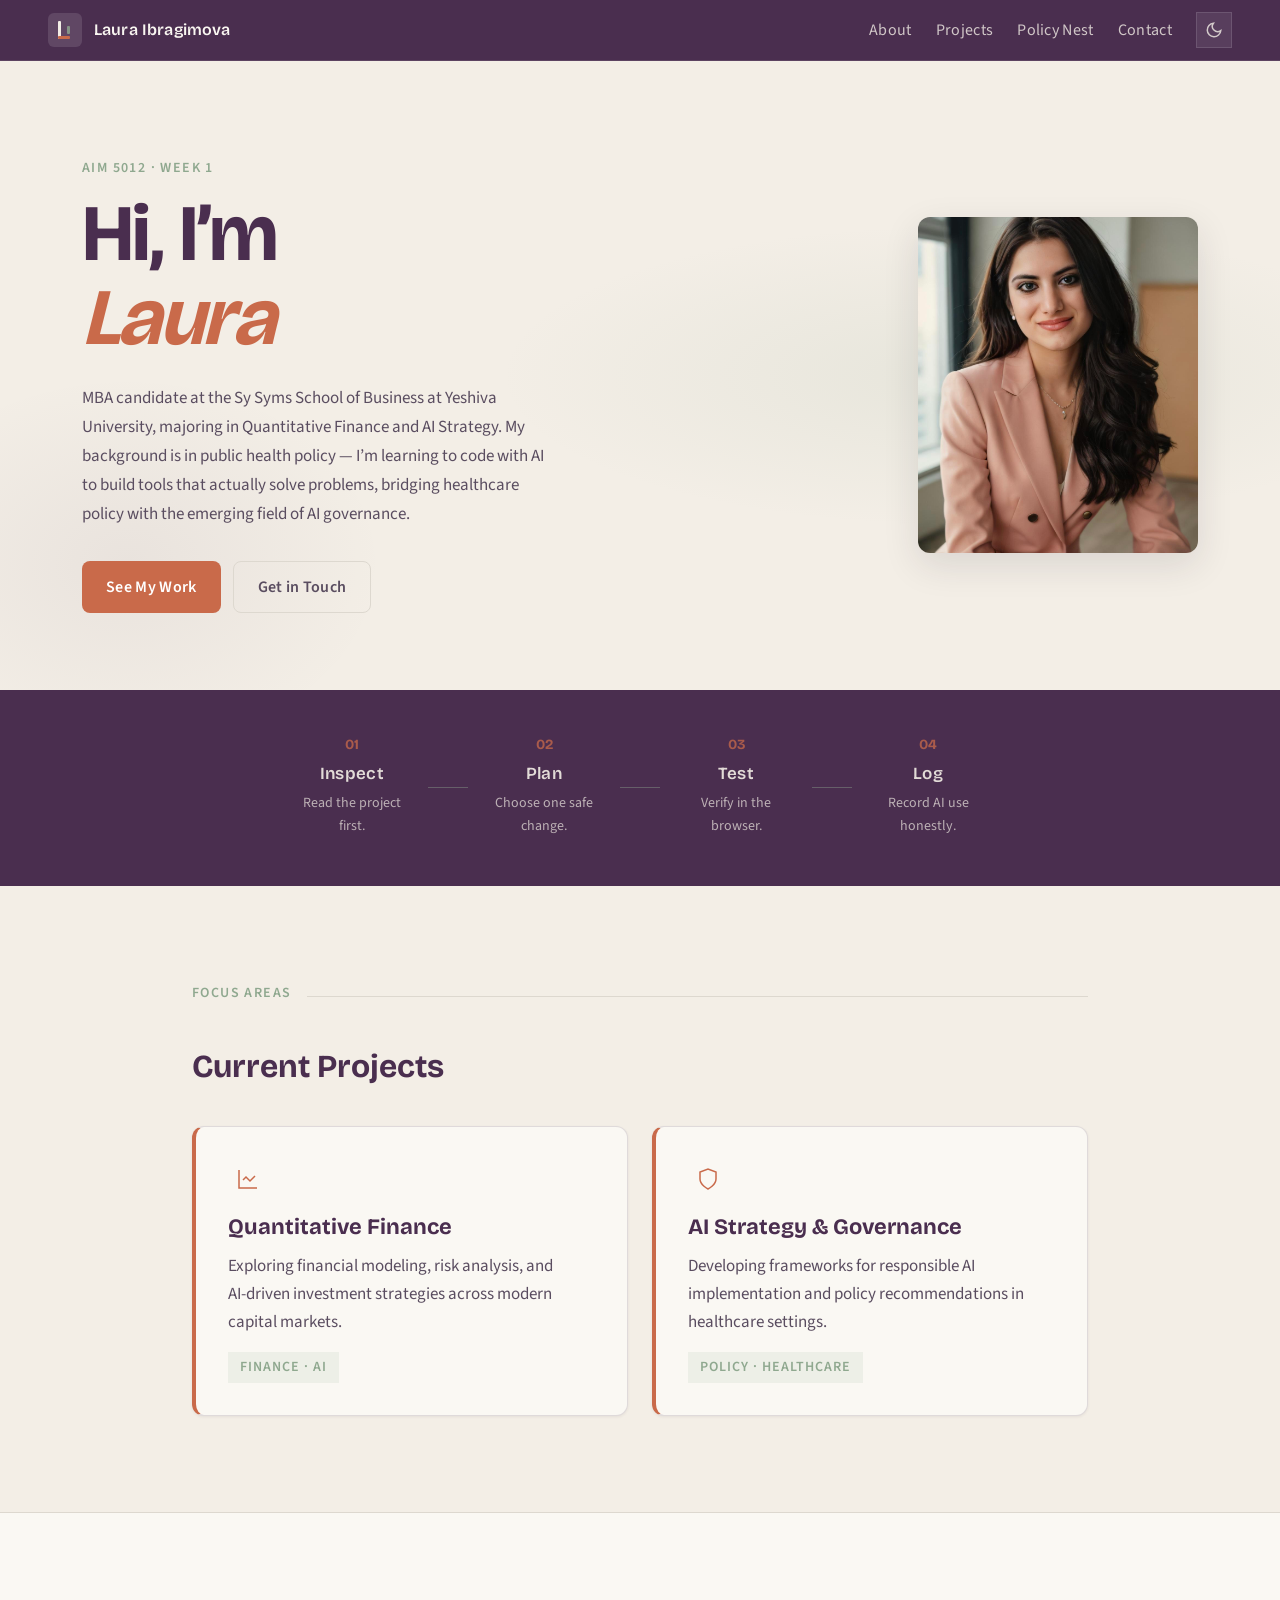
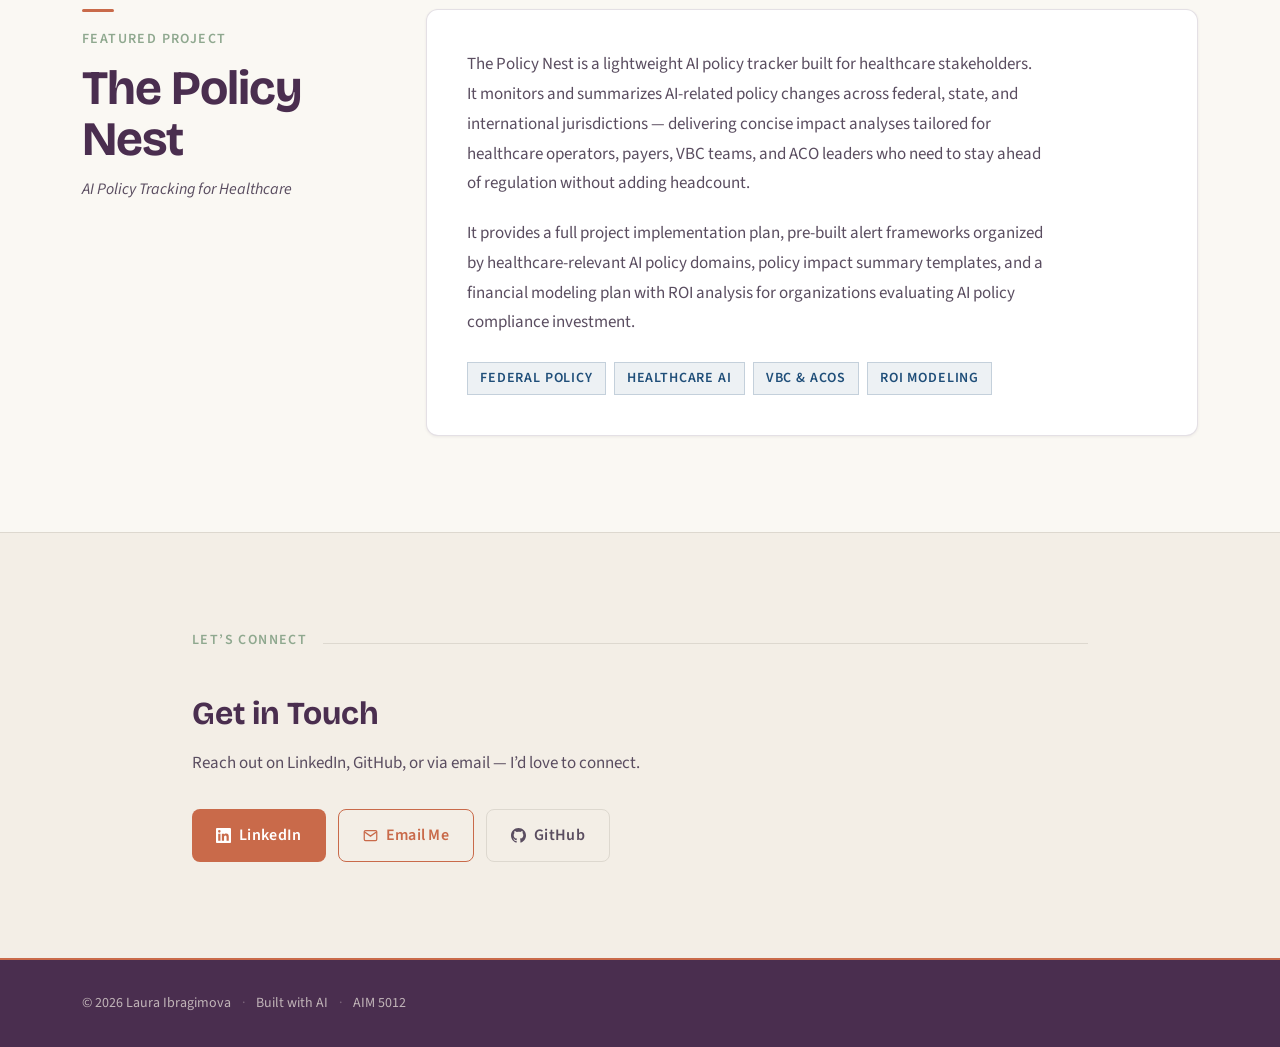
<file: output_reference_based_index.html>
<!DOCTYPE html>
<html lang="en">
<head>
  <meta charset="UTF-8" />
  <meta name="viewport" content="width=device-width, initial-scale=1.0" />
  <title>Laura Ibragimova — AI Strategy & Healthcare Policy</title>
  <meta name="description" content="MBA candidate at Sy Syms School of Business, Yeshiva University. Specializing in Quantitative Finance, AI Strategy, and Healthcare Policy." />
  <meta property="og:title" content="Laura Ibragimova — AI Strategy & Healthcare Policy" />
  <meta property="og:description" content="Building tools that bridge healthcare policy and AI governance." />

  <link rel="preconnect" href="https://fonts.googleapis.com">
  <link rel="preconnect" href="https://fonts.gstatic.com" crossorigin>
  <link href="https://fonts.googleapis.com/css2?family=Bricolage+Grotesque:opsz,wght@12..96,400;12..96,600;12..96,700&family=Source+Sans+3:ital,wght@0,300..700;1,300..400&display=swap" rel="stylesheet">

<style>
/* ============================================================
   ART DIRECTION: The Policy Nest brand palette —
   Aubergine headers, Bone background, Clay CTAs, Sage accents.
   Bricolage Grotesque headings + Source Sans 3 body.
   Structured, credible, intelligence-forward.
   ============================================================ */

/* ---- DESIGN TOKENS ---------------------------------------- */
:root, [data-theme="light"] {
  /* Policy Nest Brand Palette */
  --color-aubergine:   #4a2e4f;
  --color-azure:       #1f4e79;
  --color-clay:        #C96A4A;
  --color-sage:        #8FA88F;
  --color-bone:        #F3EEE6;

  /* Surfaces */
  --color-bg:             var(--color-bone);
  --color-surface:        #faf8f3;
  --color-surface-2:      #ffffff;
  --color-surface-offset: #ece7de;
  --color-divider:        #ddd8cf;
  --color-border:         rgba(74, 46, 79, 0.15);

  /* Text */
  --color-text:           #2a1f2e;
  --color-text-muted:     #5a4d60;
  --color-text-faint:     #9a8fa0;
  --color-text-inverse:   #f9f6f1;

  /* Semantic aliases */
  --color-primary:        var(--color-aubergine);
  --color-primary-hover:  #3a2040;
  --color-accent:         var(--color-clay);
  --color-accent-hover:   #b55a3a;
  --color-link:           var(--color-azure);

  /* Type */
  --font-display: 'Bricolage Grotesque', 'Georgia', serif;
  --font-body:    'Source Sans 3', 'Helvetica Neue', sans-serif;

  /* Fluid type scale */
  --text-xs:   clamp(0.75rem,  0.7rem  + 0.25vw, 0.875rem);
  --text-sm:   clamp(0.875rem, 0.8rem  + 0.35vw, 1rem);
  --text-base: clamp(1rem,     0.95rem + 0.25vw, 1.0625rem);
  --text-lg:   clamp(1.125rem, 1rem    + 0.75vw, 1.375rem);
  --text-xl:   clamp(1.5rem,   1.2rem  + 1.25vw, 2rem);
  --text-2xl:  clamp(2rem,     1.4rem  + 2vw,    3.25rem);
  --text-hero: clamp(2.75rem,  1rem    + 5vw,    5.5rem);

  /* Spacing */
  --space-1: 0.25rem; --space-2: 0.5rem;  --space-3: 0.75rem;
  --space-4: 1rem;    --space-5: 1.25rem; --space-6: 1.5rem;
  --space-8: 2rem;    --space-10: 2.5rem; --space-12: 3rem;
  --space-16: 4rem;   --space-20: 5rem;   --space-24: 6rem;

  /* Radius */
  --radius-sm: 0.25rem;
  --radius-md: 0.5rem;
  --radius-lg: 0.75rem;
  --radius-xl: 1rem;

  /* Shadows (warm-tinted) */
  --shadow-sm: 0 1px 3px rgba(42, 31, 46, 0.07);
  --shadow-md: 0 4px 14px rgba(42, 31, 46, 0.09);
  --shadow-lg: 0 12px 36px rgba(42, 31, 46, 0.12);

  --transition: 180ms cubic-bezier(0.16, 1, 0.3, 1);

  --content-narrow:  640px;
  --content-default: 960px;
  --content-wide:    1180px;
}

[data-theme="dark"] {
  --color-bg:             #1a1220;
  --color-surface:        #1f1628;
  --color-surface-2:      #261c30;
  --color-surface-offset: #2e2238;
  --color-divider:        #382840;
  --color-border:         rgba(201, 106, 74, 0.2);
  --color-text:           #e8e0ec;
  --color-text-muted:     #a898b2;
  --color-text-faint:     #6e6078;
  --color-text-inverse:   #1a1220;
  --color-primary:        #b882c8;
  --color-primary-hover:  #d0a0de;
  --color-accent:         #e08060;
  --color-accent-hover:   #f0a080;
  --color-link:           #7ab0e0;
  --shadow-sm: 0 1px 3px rgba(0,0,0,0.25);
  --shadow-md: 0 4px 14px rgba(0,0,0,0.35);
  --shadow-lg: 0 12px 36px rgba(0,0,0,0.45);
}

@media (prefers-color-scheme: dark) {
  :root:not([data-theme]) {
    --color-bg:             #1a1220;
    --color-surface:        #1f1628;
    --color-surface-2:      #261c30;
    --color-surface-offset: #2e2238;
    --color-divider:        #382840;
    --color-border:         rgba(201, 106, 74, 0.2);
    --color-text:           #e8e0ec;
    --color-text-muted:     #a898b2;
    --color-text-faint:     #6e6078;
    --color-text-inverse:   #1a1220;
    --color-primary:        #b882c8;
    --color-primary-hover:  #d0a0de;
    --color-accent:         #e08060;
    --color-accent-hover:   #f0a080;
    --color-link:           #7ab0e0;
    --shadow-sm: 0 1px 3px rgba(0,0,0,0.25);
    --shadow-md: 0 4px 14px rgba(0,0,0,0.35);
    --shadow-lg: 0 12px 36px rgba(0,0,0,0.45);
  }
}

/* ---- BASE RESET ------------------------------------------- */
*, *::before, *::after { box-sizing: border-box; margin: 0; padding: 0; }

html {
  -webkit-font-smoothing: antialiased;
  -moz-osx-font-smoothing: grayscale;
  text-rendering: optimizeLegibility;
  scroll-behavior: smooth;
  scroll-padding-top: var(--space-20);
}

body {
  min-height: 100dvh;
  line-height: 1.65;
  font-family: var(--font-body);
  font-size: var(--text-base);
  color: var(--color-text);
  background-color: var(--color-bg);
  transition: background-color var(--transition), color var(--transition);
}

img, picture, svg { display: block; max-width: 100%; height: auto; }
ul[role="list"], ol[role="list"] { list-style: none; }
input, button, textarea, select { font: inherit; color: inherit; }
h1, h2, h3, h4 { text-wrap: balance; line-height: 1.15; }
p, li { text-wrap: pretty; max-width: 68ch; }

::selection { background: rgba(74, 46, 79, 0.2); color: var(--color-text); }
:focus-visible { outline: 2px solid var(--color-accent); outline-offset: 3px; border-radius: var(--radius-sm); }

a, button, [role="button"] {
  transition: color var(--transition), background var(--transition),
              border-color var(--transition), box-shadow var(--transition), opacity var(--transition);
}

@media (prefers-reduced-motion: reduce) {
  *, *::before, *::after {
    animation-duration: 0.01ms !important;
    transition-duration: 0.01ms !important;
    scroll-behavior: auto !important;
  }
}

button { cursor: pointer; background: none; border: none; }

.sr-only {
  position: absolute; width: 1px; height: 1px; padding: 0;
  margin: -1px; overflow: hidden; clip: rect(0,0,0,0);
  white-space: nowrap; border-width: 0;
}

/* ---- SKIP LINK -------------------------------------------- */
.skip-link {
  position: absolute; top: var(--space-3); left: var(--space-3);
  background: var(--color-accent); color: var(--color-text-inverse);
  padding: var(--space-2) var(--space-4); border-radius: var(--radius-md);
  font-size: var(--text-sm); font-weight: 600; text-decoration: none;
  transform: translateY(-200%); transition: transform var(--transition);
  z-index: 1000;
}
.skip-link:focus { transform: translateY(0); }

/* ---- NAVIGATION ------------------------------------------- */
.site-nav {
  position: sticky; top: 0; z-index: 100;
  background: var(--color-aubergine);
  border-bottom: 1px solid rgba(255,255,255,0.1);
  backdrop-filter: blur(12px);
  display: flex; align-items: center; justify-content: space-between;
  padding: var(--space-3) clamp(var(--space-4), 4vw, var(--space-12));
}

[data-theme="dark"] .site-nav {
  background: rgba(26, 18, 32, 0.95);
  border-bottom-color: var(--color-border);
}

.nav-logo {
  display: flex; align-items: center; gap: var(--space-3);
  text-decoration: none; color: var(--color-text-inverse);
}

.nav-logo-mark {
  width: 34px; height: 34px; flex-shrink: 0;
}

.nav-name {
  font-family: var(--font-display);
  font-size: var(--text-sm);
  font-weight: 600;
  letter-spacing: 0.01em;
  color: var(--color-text-inverse);
}

.nav-right {
  display: flex; align-items: center; gap: var(--space-6);
}

.nav-links {
  display: flex; gap: var(--space-6); list-style: none;
  padding: 0; margin: 0;
}

.nav-links a {
  font-family: var(--font-body);
  font-size: var(--text-sm);
  color: rgba(243, 238, 230, 0.8);
  text-decoration: none;
  letter-spacing: 0.02em;
}
.nav-links a:hover { color: var(--color-text-inverse); }

.theme-toggle {
  display: flex; align-items: center; justify-content: center;
  width: 36px; height: 36px; border-radius: var(--radius-full);
  color: rgba(243, 238, 230, 0.8);
  background: rgba(255,255,255,0.08);
  border: 1px solid rgba(255,255,255,0.12);
}
.theme-toggle:hover { color: var(--color-text-inverse); background: rgba(255,255,255,0.15); }

/* Mobile nav */
.hamburger { display: none; color: rgba(243,238,230,0.9); }

@media (max-width: 640px) {
  .nav-links { display: none; }
  .hamburger { display: flex; align-items: center; justify-content: center; width: 36px; height: 36px; }
  .nav-links.open {
    display: flex; flex-direction: column; gap: var(--space-4);
    position: fixed; top: 60px; left: 0; right: 0; z-index: 99;
    background: var(--color-aubergine);
    padding: var(--space-6) var(--space-6);
    border-bottom: 1px solid rgba(255,255,255,0.1);
  }
  [data-theme="dark"] .nav-links.open { background: #1a1220; }
}

/* ---- CONTAINERS ------------------------------------------- */
.container {
  max-width: var(--content-default);
  margin-inline: auto;
  padding-inline: clamp(var(--space-4), 4vw, var(--space-8));
}
.container-wide {
  max-width: var(--content-wide);
  margin-inline: auto;
  padding-inline: clamp(var(--space-4), 4vw, var(--space-8));
}

/* ---- BUTTONS --------------------------------------------- */
.btn {
  display: inline-flex; align-items: center; gap: var(--space-2);
  padding: var(--space-3) var(--space-6);
  font-family: var(--font-body);
  font-size: var(--text-sm);
  font-weight: 600;
  letter-spacing: 0.02em;
  text-decoration: none;
  border-radius: var(--radius-md);
  cursor: pointer; border: none;
  min-height: 44px;
}

.btn-primary {
  background: var(--color-accent);
  color: #fff;
}
.btn-primary:hover {
  background: var(--color-accent-hover);
  box-shadow: var(--shadow-md);
}

.btn-secondary {
  background: transparent;
  color: var(--color-accent);
  border: 1.5px solid var(--color-accent);
}
.btn-secondary:hover {
  background: rgba(201, 106, 74, 0.08);
}

.btn-ghost {
  background: transparent;
  color: var(--color-text-muted);
  border: 1.5px solid var(--color-divider);
}
.btn-ghost:hover {
  color: var(--color-text);
  border-color: var(--color-text-muted);
}

/* ---- SECTION LABELS --------------------------------------- */
.eyebrow {
  font-family: var(--font-body);
  font-size: var(--text-xs);
  font-weight: 600;
  letter-spacing: 0.1em;
  text-transform: uppercase;
  color: var(--color-sage);
  margin-bottom: var(--space-3);
}

/* ---- HERO SECTION ---------------------------------------- */
.hero-section {
  padding: clamp(var(--space-16), 8vw, var(--space-24)) 0
           clamp(var(--space-12), 6vw, var(--space-20));
  background: var(--color-bg);
  position: relative;
  overflow: hidden;
}

/* Subtle background texture */
.hero-section::before {
  content: '';
  position: absolute; inset: 0;
  background:
    radial-gradient(ellipse 60% 40% at 75% 50%, rgba(143, 168, 143, 0.12) 0%, transparent 60%),
    radial-gradient(ellipse 40% 60% at 10% 80%, rgba(74, 46, 79, 0.06) 0%, transparent 50%);
  pointer-events: none;
}

.hero-inner {
  display: grid;
  grid-template-columns: 1fr auto;
  gap: clamp(var(--space-10), 6vw, var(--space-20));
  align-items: center;
  position: relative;
}

.hero-content { max-width: 560px; }

.hero-content h1 {
  font-family: var(--font-display);
  font-size: var(--text-hero);
  font-weight: 700;
  color: var(--color-aubergine);
  line-height: 1.05;
  margin-bottom: var(--space-6);
  letter-spacing: -0.02em;
}

[data-theme="dark"] .hero-content h1 { color: var(--color-primary); }

.hero-content h1 em {
  font-style: italic;
  color: var(--color-clay);
}

[data-theme="dark"] .hero-content h1 em { color: var(--color-accent); }

.hero-lead {
  font-family: var(--font-body);
  font-size: var(--text-base);
  color: var(--color-text-muted);
  line-height: 1.7;
  margin-bottom: var(--space-8);
  max-width: 58ch;
}

.hero-cta {
  display: flex; gap: var(--space-3); flex-wrap: wrap;
}

.hero-photo-wrap {
  flex-shrink: 0;
  position: relative;
}

.headshot {
  width: clamp(200px, 22vw, 280px);
  aspect-ratio: 5/6;
  object-fit: cover;
  border-radius: var(--radius-lg);
  box-shadow: var(--shadow-lg);
  display: block;
}

/* Decorative frame behind photo */
.hero-photo-wrap::after {
  content: '';
  position: absolute;
  inset: -8px -8px 8px 8px;
  border-radius: var(--radius-lg);
  border: 2px solid var(--color-sage);
  opacity: 0.5;
  z-index: -1;
}

@media (max-width: 680px) {
  .hero-inner {
    grid-template-columns: 1fr;
    text-align: left;
  }
  .hero-photo-wrap {
    order: -1;
    width: fit-content;
  }
  .headshot { width: clamp(120px, 40vw, 180px); }
  .hero-photo-wrap::after { inset: -6px -6px 6px 6px; }
}

/* ---- WORKFLOW STRIP -------------------------------------- */
.workflow-strip {
  background: var(--color-aubergine);
  padding: clamp(var(--space-8), 4vw, var(--space-12)) 0;
}

[data-theme="dark"] .workflow-strip {
  background: var(--color-surface-offset);
}

.workflow-inner {
  display: flex;
  align-items: center;
  gap: var(--space-4);
  justify-content: center;
  flex-wrap: wrap;
}

.workflow-step {
  display: flex; flex-direction: column; align-items: center;
  text-align: center; gap: var(--space-1);
  min-width: 120px;
  color: rgba(243, 238, 230, 0.9);
}

[data-theme="dark"] .workflow-step { color: var(--color-text); }

.step-num {
  font-family: var(--font-display);
  font-size: var(--text-xl);
  font-weight: 700;
  color: var(--color-clay);
  line-height: 1;
  margin-bottom: var(--space-1);
}

.workflow-step strong {
  font-family: var(--font-display);
  font-size: var(--text-base);
  font-weight: 600;
  letter-spacing: 0.02em;
}

.workflow-step span {
  font-size: var(--text-xs);
  opacity: 0.75;
  max-width: 15ch;
}

.workflow-divider {
  width: 40px; height: 1px;
  background: rgba(143, 168, 143, 0.4);
  flex-shrink: 0;
}

@media (max-width: 600px) {
  .workflow-inner { gap: var(--space-6); }
  .workflow-divider { display: none; }
}

/* ---- SECTION SHARED -------------------------------------- */
.section-label-row {
  display: flex; align-items: baseline; gap: var(--space-4);
  margin-bottom: var(--space-8);
}
.section-label-row::after {
  content: '';
  flex: 1;
  height: 1px;
  background: var(--color-divider);
}

.section-heading {
  font-family: var(--font-display);
  font-size: var(--text-xl);
  font-weight: 700;
  color: var(--color-aubergine);
  margin-bottom: var(--space-2);
}

[data-theme="dark"] .section-heading { color: var(--color-primary); }

/* ---- PROJECTS SECTION ------------------------------------ */
.projects-section {
  padding: clamp(var(--space-16), 8vw, var(--space-24)) 0;
}

.projects-grid {
  display: grid;
  grid-template-columns: repeat(auto-fit, minmax(min(340px, 100%), 1fr));
  gap: var(--space-6);
}

/* THE SIGNATURE ELEMENT: 4px left border in Clay on project cards */
.project-card {
  background: var(--color-surface);
  border-radius: var(--radius-lg);
  border: 1px solid var(--color-border);
  border-left: 4px solid var(--color-clay);
  padding: var(--space-8);
  box-shadow: var(--shadow-sm);
  transition: box-shadow var(--transition), transform var(--transition);
}
.project-card:hover {
  box-shadow: var(--shadow-md);
  transform: translateY(-2px);
}

.project-icon {
  width: 40px; height: 40px;
  display: flex; align-items: center; justify-content: center;
  color: var(--color-clay);
  margin-bottom: var(--space-4);
}

.project-card h3 {
  font-family: var(--font-display);
  font-size: var(--text-lg);
  font-weight: 700;
  color: var(--color-aubergine);
  margin-bottom: var(--space-3);
}

[data-theme="dark"] .project-card h3 { color: var(--color-primary); }

.project-card p {
  font-size: var(--text-base);
  color: var(--color-text-muted);
  line-height: 1.65;
  margin-bottom: var(--space-4);
}

.project-tag {
  display: inline-block;
  font-family: var(--font-body);
  font-size: var(--text-xs);
  font-weight: 600;
  letter-spacing: 0.07em;
  text-transform: uppercase;
  color: var(--color-sage);
  background: rgba(143, 168, 143, 0.12);
  padding: var(--space-1) var(--space-3);
  border-radius: var(--radius-full);
}

/* ---- POLICY NEST SECTION --------------------------------- */
.idea-section {
  padding: clamp(var(--space-16), 8vw, var(--space-24)) 0;
  background: var(--color-surface);
  border-top: 1px solid var(--color-divider);
  border-bottom: 1px solid var(--color-divider);
}

.idea-inner {
  display: grid;
  grid-template-columns: 280px 1fr;
  gap: clamp(var(--space-8), 6vw, var(--space-16));
  align-items: start;
}

.idea-label-col h2 {
  font-family: var(--font-display);
  font-size: var(--text-2xl);
  font-weight: 700;
  color: var(--color-aubergine);
  line-height: 1.05;
  margin-bottom: var(--space-3);
  letter-spacing: -0.02em;
}

[data-theme="dark"] .idea-label-col h2 { color: var(--color-primary); }

.idea-subtitle {
  font-size: var(--text-sm);
  color: var(--color-text-muted);
  font-style: italic;
  margin-bottom: var(--space-6);
}

/* Decorative mark */
.idea-label-col::before {
  content: '';
  display: block;
  width: 32px; height: 3px;
  background: var(--color-clay);
  border-radius: 2px;
  margin-bottom: var(--space-4);
}

.idea-card {
  background: var(--color-surface-2);
  border: 1px solid var(--color-border);
  border-radius: var(--radius-lg);
  padding: clamp(var(--space-6), 4vw, var(--space-10));
  box-shadow: var(--shadow-sm);
}

.idea-card p {
  font-size: var(--text-base);
  color: var(--color-text-muted);
  line-height: 1.75;
  margin-bottom: var(--space-5);
  max-width: 72ch;
}
.idea-card p:last-of-type { margin-bottom: var(--space-6); }

.idea-tags {
  display: flex; flex-wrap: wrap; gap: var(--space-2);
}

.idea-chip {
  font-family: var(--font-body);
  font-size: var(--text-xs);
  font-weight: 600;
  letter-spacing: 0.06em;
  text-transform: uppercase;
  color: var(--color-azure);
  background: rgba(31, 78, 121, 0.08);
  border: 1px solid rgba(31, 78, 121, 0.2);
  padding: var(--space-1) var(--space-3);
  border-radius: var(--radius-full);
}

[data-theme="dark"] .idea-chip {
  color: var(--color-link);
  background: rgba(122, 176, 224, 0.1);
  border-color: rgba(122, 176, 224, 0.2);
}

@media (max-width: 700px) {
  .idea-inner {
    grid-template-columns: 1fr;
  }
}

/* ---- CONTACT SECTION ------------------------------------- */
.contact-section {
  padding: clamp(var(--space-16), 8vw, var(--space-24)) 0;
}

.contact-inner {
  max-width: var(--content-narrow);
}

.contact-sub {
  font-size: var(--text-base);
  color: var(--color-text-muted);
  margin-bottom: var(--space-8);
  margin-top: var(--space-4);
}

.contact-buttons {
  display: flex; gap: var(--space-3); flex-wrap: wrap;
}

/* ---- FOOTER ---------------------------------------------- */
.site-footer {
  background: var(--color-aubergine);
  padding: var(--space-8) 0;
  border-top: 2px solid var(--color-clay);
}

[data-theme="dark"] .site-footer {
  background: var(--color-surface);
  border-top-color: var(--color-border);
}

.footer-inner {
  max-width: var(--content-wide);
  margin-inline: auto;
  padding-inline: clamp(var(--space-4), 4vw, var(--space-8));
  display: flex; align-items: center; justify-content: space-between;
  flex-wrap: wrap; gap: var(--space-3);
}

.site-footer p {
  font-size: var(--text-xs);
  color: rgba(243, 238, 230, 0.7);
  font-family: var(--font-body);
  max-width: none;
}

[data-theme="dark"] .site-footer p { color: var(--color-text-muted); }

.footer-dot { margin: 0 var(--space-2); opacity: 0.4; }

</style>
</head>
<body>
  <a class="skip-link" href="#main-content">Skip to main content</a>

  <nav class="site-nav" aria-label="Main navigation">
    <a href="#about" class="nav-logo" aria-label="Laura Ibragimova — home">
      <!-- Custom SVG logo mark: nested L initial in policy document style -->
      <svg class="nav-logo-mark" viewBox="0 0 34 34" fill="none" aria-hidden="true" xmlns="http://www.w3.org/2000/svg">
        <rect width="34" height="34" rx="6" fill="rgba(255,255,255,0.12)"/>
        <rect x="10" y="8" width="3" height="18" fill="#F3EEE6" rx="1"/>
        <rect x="10" y="23" width="12" height="3" fill="#C96A4A" rx="1"/>
        <rect x="19" y="13" width="3" height="8" fill="rgba(143,168,143,0.8)" rx="1"/>
      </svg>
      <span class="nav-name">Laura Ibragimova</span>
    </a>
    <div class="nav-right">
      <ul class="nav-links" id="nav-links" role="list">
        <li><a href="#about">About</a></li>
        <li><a href="#projects">Projects</a></li>
        <li><a href="#idea">Policy Nest</a></li>
        <li><a href="#contact">Contact</a></li>
      </ul>
      <button class="theme-toggle" data-theme-toggle aria-label="Switch to dark mode" title="Toggle theme">
        <svg width="18" height="18" viewBox="0 0 24 24" fill="none" stroke="currentColor" stroke-width="2"><circle cx="12" cy="12" r="5"/><path d="M12 1v2M12 21v2M4.22 4.22l1.42 1.42M18.36 18.36l1.42 1.42M1 12h2M21 12h2M4.22 19.78l1.42-1.42M18.36 5.64l1.42-1.42"/></svg>
      </button>
      <button class="hamburger" id="hamburger" aria-label="Open navigation menu" aria-expanded="false" aria-controls="nav-links">
        <svg width="22" height="22" viewBox="0 0 24 24" fill="none" stroke="currentColor" stroke-width="2"><line x1="3" y1="6" x2="21" y2="6"/><line x1="3" y1="12" x2="21" y2="12"/><line x1="3" y1="18" x2="21" y2="18"/></svg>
      </button>
    </div>
  </nav>

  <main id="main-content">

    <!-- HERO -->
    <header class="hero-section" id="about" aria-labelledby="hero-heading">
      <div class="container-wide">
        <div class="hero-inner">
          <div class="hero-content">
            <p class="eyebrow">AIM 5012 &middot; Week 1</p>
            <h1 id="hero-heading">Hi, I&rsquo;m<br><em>Laura</em></h1>
            <p class="hero-lead">MBA candidate at the Sy Syms School of Business at Yeshiva University, majoring in Quantitative Finance and AI Strategy. My background is in public health policy &mdash; I&rsquo;m learning to code with AI to build tools that actually solve problems, bridging healthcare policy with the emerging field of AI governance.</p>
            <div class="hero-cta">
              <a class="btn btn-primary" href="#projects">See My Work</a>
              <a class="btn btn-ghost" href="#contact">Get in Touch</a>
            </div>
          </div>
          <div class="hero-photo-wrap">
            <img src="IMG_4038.jpg" alt="Laura Ibragimova" class="headshot" width="280" height="336" loading="eager" />
          </div>
        </div>
      </div>
    </header>

    <!-- WORKFLOW STRIP -->
    <section class="workflow-strip" aria-label="Course workflow">
      <div class="container-wide">
        <div class="workflow-inner">
          <div class="workflow-step">
            <span class="step-num">01</span>
            <strong>Inspect</strong>
            <span>Read the project first.</span>
          </div>
          <div class="workflow-divider" aria-hidden="true"></div>
          <div class="workflow-step">
            <span class="step-num">02</span>
            <strong>Plan</strong>
            <span>Choose one safe change.</span>
          </div>
          <div class="workflow-divider" aria-hidden="true"></div>
          <div class="workflow-step">
            <span class="step-num">03</span>
            <strong>Test</strong>
            <span>Verify in the browser.</span>
          </div>
          <div class="workflow-divider" aria-hidden="true"></div>
          <div class="workflow-step">
            <span class="step-num">04</span>
            <strong>Log</strong>
            <span>Record AI use honestly.</span>
          </div>
        </div>
      </div>
    </section>

    <!-- PROJECTS -->
    <section class="projects-section" id="projects" aria-labelledby="projects-heading">
      <div class="container">
        <div class="section-label-row">
          <p class="eyebrow">Focus Areas</p>
        </div>
        <h2 id="projects-heading" class="section-heading">Current Projects</h2>
        <div style="margin-bottom: var(--space-10);"></div>
        <div class="projects-grid">
          <article class="project-card">
            <div class="project-icon" aria-hidden="true">
              <svg width="24" height="24" viewBox="0 0 24 24" fill="none" stroke="currentColor" stroke-width="1.5"><path d="M3 3v18h18"/><path d="m19 9-5 5-4-4-3 3"/></svg>
            </div>
            <h3>Quantitative Finance</h3>
            <p>Exploring financial modeling, risk analysis, and AI-driven investment strategies across modern capital markets.</p>
            <span class="project-tag">Finance &middot; AI</span>
          </article>
          <article class="project-card">
            <div class="project-icon" aria-hidden="true">
              <svg width="24" height="24" viewBox="0 0 24 24" fill="none" stroke="currentColor" stroke-width="1.5"><path d="M12 22s8-4 8-10V5l-8-3-8 3v7c0 6 8 10 8 10z"/></svg>
            </div>
            <h3>AI Strategy &amp; Governance</h3>
            <p>Developing frameworks for responsible AI implementation and policy recommendations in healthcare settings.</p>
            <span class="project-tag">Policy &middot; Healthcare</span>
          </article>
        </div>
      </div>
    </section>

    <!-- POLICY NEST -->
    <section class="idea-section" id="idea" aria-labelledby="idea-heading">
      <div class="container-wide">
        <div class="idea-inner">
          <div class="idea-label-col">
            <p class="eyebrow">Featured Project</p>
            <h2 id="idea-heading">The Policy<br>Nest</h2>
            <p class="idea-subtitle">AI Policy Tracking for Healthcare</p>
          </div>
          <div class="idea-body-col">
            <div class="idea-card">
              <p>The Policy Nest is a lightweight AI policy tracker built for healthcare stakeholders. It monitors and summarizes AI-related policy changes across federal, state, and international jurisdictions &mdash; delivering concise impact analyses tailored for healthcare operators, payers, VBC teams, and ACO leaders who need to stay ahead of regulation without adding headcount.</p>
              <p>It provides a full project implementation plan, pre-built alert frameworks organized by healthcare-relevant AI policy domains, policy impact summary templates, and a financial modeling plan with ROI analysis for organizations evaluating AI policy compliance investment.</p>
              <div class="idea-tags">
                <span class="idea-chip">Federal Policy</span>
                <span class="idea-chip">Healthcare AI</span>
                <span class="idea-chip">VBC &amp; ACOs</span>
                <span class="idea-chip">ROI Modeling</span>
              </div>
            </div>
          </div>
        </div>
      </div>
    </section>

    <!-- CONTACT -->
    <section class="contact-section" id="contact" aria-labelledby="contact-heading">
      <div class="container">
        <div class="section-label-row">
          <p class="eyebrow">Let&rsquo;s Connect</p>
        </div>
        <h2 id="contact-heading" class="section-heading">Get in Touch</h2>
        <p class="contact-sub">Reach out on LinkedIn, GitHub, or via email &mdash; I&rsquo;d love to connect.</p>
        <div class="contact-buttons">
          <a class="btn btn-primary" href="https://www.linkedin.com/in/laura-ibragimova/" target="_blank" rel="noopener noreferrer" aria-label="LinkedIn profile (opens in new tab)">
            <svg width="15" height="15" viewBox="0 0 24 24" fill="currentColor" aria-hidden="true"><path d="M20.447 20.452h-3.554v-5.569c0-1.328-.027-3.037-1.852-3.037-1.853 0-2.136 1.445-2.136 2.939v5.667H9.351V9h3.414v1.561h.046c.477-.9 1.637-1.85 3.37-1.85 3.601 0 4.267 2.37 4.267 5.455v6.286zM5.337 7.433a2.062 2.062 0 01-2.063-2.065 2.064 2.064 0 112.063 2.065zm1.782 13.019H3.555V9h3.564v11.452zM22.225 0H1.771C.792 0 0 .774 0 1.729v20.542C0 23.227.792 24 1.771 24h20.451C23.2 24 24 23.227 24 22.271V1.729C24 .774 23.2 0 22.222 0h.003z"/></svg>
            LinkedIn
          </a>
          <a class="btn btn-secondary" href="mailto:Libragimova12@gmail.com" aria-label="Send email">
            <svg width="15" height="15" viewBox="0 0 24 24" fill="none" stroke="currentColor" stroke-width="2" aria-hidden="true"><path d="M4 4h16c1.1 0 2 .9 2 2v12c0 1.1-.9 2-2 2H4c-1.1 0-2-.9-2-2V6c0-1.1.9-2 2-2z"/><polyline points="22,6 12,13 2,6"/></svg>
            Email Me
          </a>
          <a class="btn btn-ghost" href="https://github.com/LauraIbragimova" target="_blank" rel="noopener noreferrer" aria-label="GitHub profile (opens in new tab)">
            <svg width="15" height="15" viewBox="0 0 24 24" fill="currentColor" aria-hidden="true"><path d="M12 0C5.374 0 0 5.373 0 12c0 5.302 3.438 9.8 8.207 11.387.599.111.793-.261.793-.577v-2.234c-3.338.726-4.033-1.416-4.033-1.416-.546-1.387-1.333-1.756-1.333-1.756-1.089-.745.083-.729.083-.729 1.205.084 1.839 1.237 1.839 1.237 1.07 1.834 2.807 1.304 3.492.997.107-.775.418-1.305.762-1.604-2.665-.305-5.467-1.334-5.467-5.931 0-1.311.469-2.381 1.236-3.221-.124-.303-.535-1.524.117-3.176 0 0 1.008-.322 3.301 1.23A11.509 11.509 0 0112 5.803c1.02.005 2.047.138 3.006.404 2.291-1.552 3.297-1.23 3.297-1.23.653 1.653.242 2.874.118 3.176.77.84 1.235 1.911 1.235 3.221 0 4.609-2.807 5.624-5.479 5.921.43.372.823 1.102.823 2.222v3.293c0 .319.192.694.801.576C20.566 21.797 24 17.3 24 12c0-6.627-5.373-12-12-12z"/></svg>
            GitHub
          </a>
        </div>
      </div>
    </section>
  </main>

  <footer class="site-footer" role="contentinfo">
    <div class="footer-inner">
      <p>&copy; 2026 Laura Ibragimova <span class="footer-dot">&middot;</span> Built with AI <span class="footer-dot">&middot;</span> AIM 5012</p>
    </div>
  </footer>

  <script>
  // Theme toggle
  (function(){
    var t = document.querySelector('[data-theme-toggle]');
    var r = document.documentElement;
    var d = window.matchMedia('(prefers-color-scheme:dark)').matches ? 'dark' : 'light';
    r.setAttribute('data-theme', d);
    updateIcon(d);
    if (t) t.addEventListener('click', function(){
      d = d === 'dark' ? 'light' : 'dark';
      r.setAttribute('data-theme', d);
      updateIcon(d);
      t.setAttribute('aria-label', 'Switch to ' + (d === 'dark' ? 'light' : 'dark') + ' mode');
    });
    function updateIcon(theme){
      if (!t) return;
      t.innerHTML = theme === 'dark'
        ? '<svg width="18" height="18" viewBox="0 0 24 24" fill="none" stroke="currentColor" stroke-width="2"><circle cx="12" cy="12" r="5"/><path d="M12 1v2M12 21v2M4.22 4.22l1.42 1.42M18.36 18.36l1.42 1.42M1 12h2M21 12h2M4.22 19.78l1.42-1.42M18.36 5.64l1.42-1.42"/></svg>'
        : '<svg width="18" height="18" viewBox="0 0 24 24" fill="none" stroke="currentColor" stroke-width="2"><path d="M21 12.79A9 9 0 1 1 11.21 3 7 7 0 0 0 21 12.79z"/></svg>';
    }
  })();

  // Mobile nav hamburger
  (function(){
    var btn = document.getElementById('hamburger');
    var nav = document.getElementById('nav-links');
    if (!btn || !nav) return;
    btn.addEventListener('click', function(){
      var isOpen = nav.classList.toggle('open');
      btn.setAttribute('aria-expanded', isOpen ? 'true' : 'false');
    });
    // Close on outside click
    document.addEventListener('click', function(e){
      if (!btn.contains(e.target) && !nav.contains(e.target)) {
        nav.classList.remove('open');
        btn.setAttribute('aria-expanded', 'false');
      }
    });
  })();
  </script>
</body>
</html>
</file>
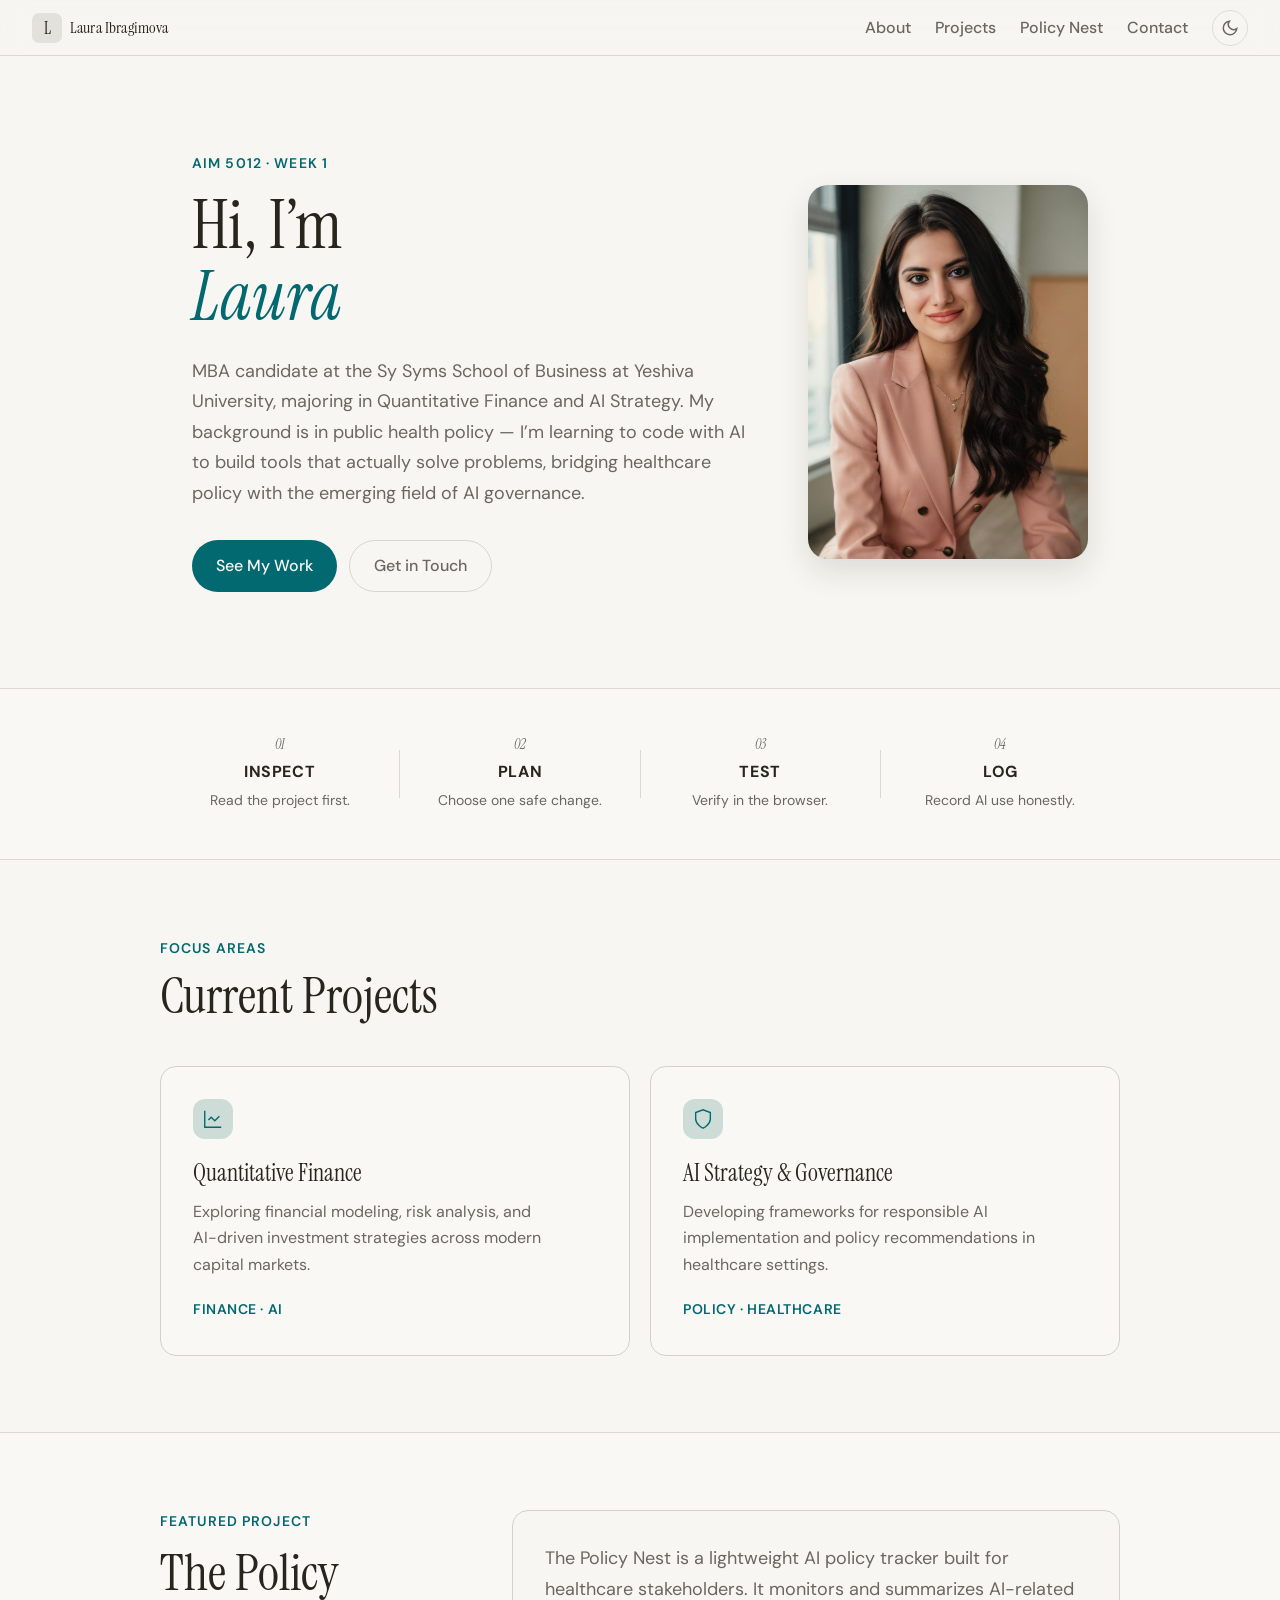
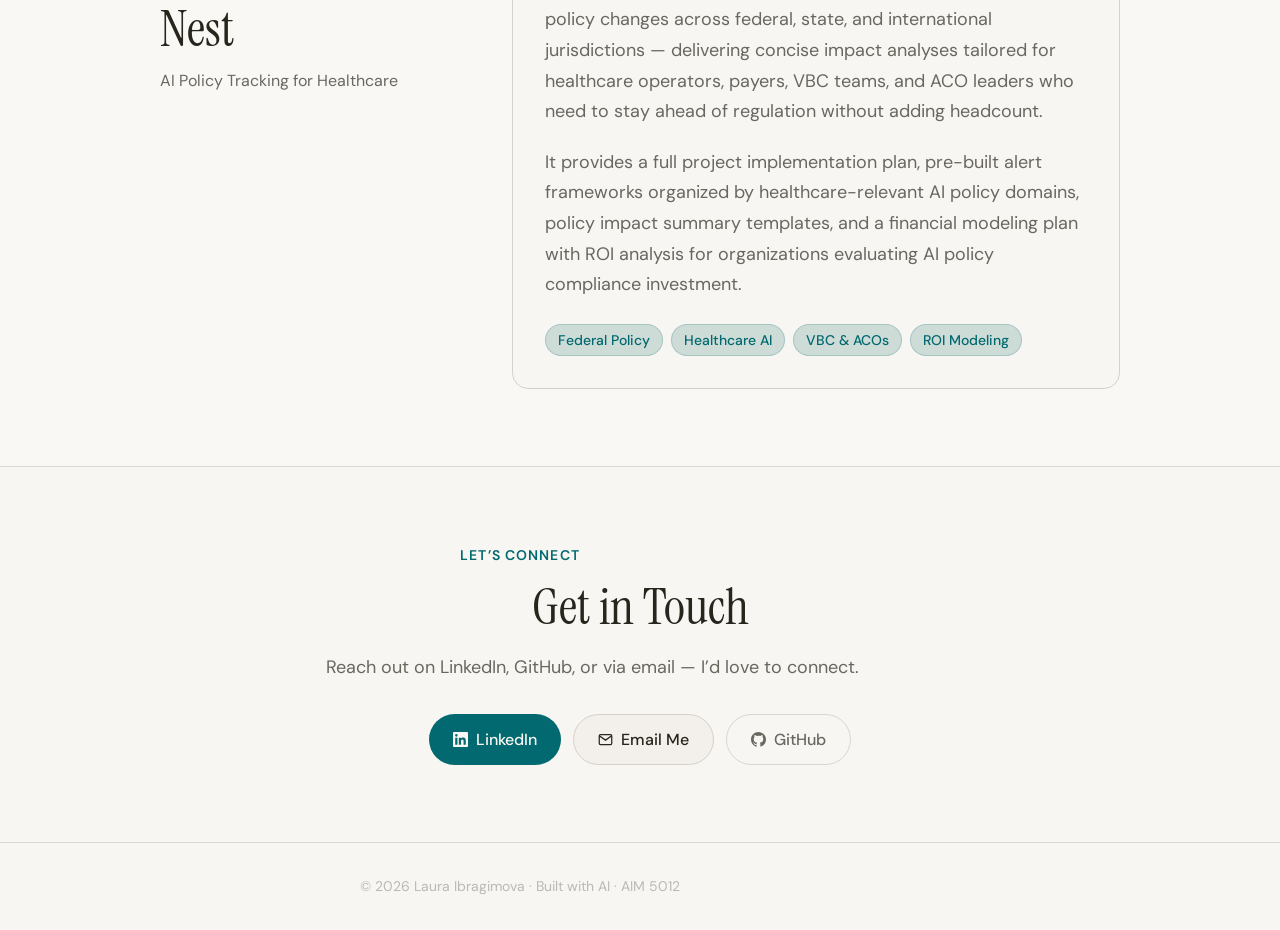
<file: reference_based_skill_index.html>
<!DOCTYPE html>
<html lang="en">
<head>
  <meta charset="UTF-8" />
  <meta name="viewport" content="width=device-width, initial-scale=1.0" />
  <title>Laura Ibragimova — AI Strategy & Healthcare Policy</title>
  <meta name="description" content="MBA candidate at Sy Syms School of Business, Yeshiva University. Specializing in Quantitative Finance, AI Strategy, and Healthcare Policy." />
  <meta property="og:title" content="Laura Ibragimova — AI Strategy & Healthcare Policy" />
  <meta property="og:description" content="Building tools that bridge healthcare policy and AI governance." />

  <link rel="preconnect" href="https://fonts.googleapis.com">
  <link rel="preconnect" href="https://fonts.gstatic.com" crossorigin>
  <link href="https://fonts.googleapis.com/css2?family=Instrument+Serif:ital@0;1&family=DM+Sans:ital,opsz,wght@0,9..40,300..700;1,9..40,300..400&display=swap" rel="stylesheet">

  <link rel="stylesheet" href="style.css" />
</head>
<body>
  <a class="skip-link" href="#main-content">Skip to main content</a>

  <nav class="site-nav" aria-label="Main navigation">
    <a href="#about" class="nav-logo" aria-label="Laura Ibragimova — home">
      <svg width="30" height="30" viewBox="0 0 30 30" fill="none" aria-hidden="true">
        <rect width="30" height="30" rx="7" fill="currentColor" opacity="0.1"/>
        <text x="15" y="21" text-anchor="middle" font-family="Instrument Serif, Georgia, serif" font-size="17" fill="currentColor">L</text>
      </svg>
      <span class="nav-name">Laura Ibragimova</span>
    </a>
    <div class="nav-right">
      <ul class="nav-links" role="list">
        <li><a href="#about">About</a></li>
        <li><a href="#projects">Projects</a></li>
        <li><a href="#idea">Policy Nest</a></li>
        <li><a href="#contact">Contact</a></li>
      </ul>
      <button class="theme-toggle" data-theme-toggle aria-label="Switch to dark mode" title="Toggle theme">
        <svg width="18" height="18" viewBox="0 0 24 24" fill="none" stroke="currentColor" stroke-width="2"><circle cx="12" cy="12" r="5"/><path d="M12 1v2M12 21v2M4.22 4.22l1.42 1.42M18.36 18.36l1.42 1.42M1 12h2M21 12h2M4.22 19.78l1.42-1.42M18.36 5.64l1.42-1.42"/></svg>
      </button>
    </div>
  </nav>

  <main id="main-content">

    <header class="hero-section" id="about" aria-labelledby="hero-heading">
      <div class="hero-inner">
        <div class="hero-content">
          <p class="eyebrow">AIM 5012 &middot; Week 1</p>
          <h1 id="hero-heading">Hi, I&rsquo;m<br><em>Laura</em></h1>
          <p class="hero-lead">MBA candidate at the Sy Syms School of Business at Yeshiva University, majoring in Quantitative Finance and AI Strategy. My background is in public health policy &mdash; I&rsquo;m learning to code with AI to build tools that actually solve problems, bridging healthcare policy with the emerging field of AI governance.</p>
          <div class="hero-cta">
            <a class="btn btn-primary" href="#projects">See My Work</a>
            <a class="btn btn-ghost" href="#contact">Get in Touch</a>
          </div>
        </div>
        <div class="hero-photo-wrap">
          <img src="IMG_4038.jpg" alt="Laura Ibragimova" class="headshot" width="300" height="360" loading="eager" />
        </div>
      </div>
    </header>

    <section class="workflow-strip" aria-label="Course workflow">
      <div class="workflow-inner">
        <div class="workflow-step">
          <span class="step-num">01</span>
          <strong>Inspect</strong>
          <span>Read the project first.</span>
        </div>
        <div class="workflow-divider" aria-hidden="true"></div>
        <div class="workflow-step">
          <span class="step-num">02</span>
          <strong>Plan</strong>
          <span>Choose one safe change.</span>
        </div>
        <div class="workflow-divider" aria-hidden="true"></div>
        <div class="workflow-step">
          <span class="step-num">03</span>
          <strong>Test</strong>
          <span>Verify in the browser.</span>
        </div>
        <div class="workflow-divider" aria-hidden="true"></div>
        <div class="workflow-step">
          <span class="step-num">04</span>
          <strong>Log</strong>
          <span>Record AI use honestly.</span>
        </div>
      </div>
    </section>

    <section class="projects-section" id="projects" aria-labelledby="projects-heading">
      <div class="section-inner">
        <div class="section-header">
          <p class="section-label">Focus Areas</p>
          <h2 id="projects-heading">Current Projects</h2>
        </div>
        <div class="projects-grid">
          <article class="project-card">
            <div class="project-icon" aria-hidden="true">
              <svg width="22" height="22" viewBox="0 0 24 24" fill="none" stroke="currentColor" stroke-width="1.5"><path d="M3 3v18h18"/><path d="m19 9-5 5-4-4-3 3"/></svg>
            </div>
            <h3>Quantitative Finance</h3>
            <p>Exploring financial modeling, risk analysis, and AI-driven investment strategies across modern capital markets.</p>
            <span class="project-tag">Finance &middot; AI</span>
          </article>
          <article class="project-card">
            <div class="project-icon" aria-hidden="true">
              <svg width="22" height="22" viewBox="0 0 24 24" fill="none" stroke="currentColor" stroke-width="1.5"><path d="M12 22s8-4 8-10V5l-8-3-8 3v7c0 6 8 10 8 10z"/></svg>
            </div>
            <h3>AI Strategy &amp; Governance</h3>
            <p>Developing frameworks for responsible AI implementation and policy recommendations in healthcare settings.</p>
            <span class="project-tag">Policy &middot; Healthcare</span>
          </article>
        </div>
      </div>
    </section>

    <section class="idea-section" id="idea" aria-labelledby="idea-heading">
      <div class="idea-inner">
        <div class="idea-label-col">
          <p class="section-label">Featured Project</p>
          <h2 id="idea-heading">The Policy<br>Nest</h2>
          <p class="idea-subtitle">AI Policy Tracking for Healthcare</p>
        </div>
        <div class="idea-body-col">
          <div class="idea-card">
            <p>The Policy Nest is a lightweight AI policy tracker built for healthcare stakeholders. It monitors and summarizes AI-related policy changes across federal, state, and international jurisdictions &mdash; delivering concise impact analyses tailored for healthcare operators, payers, VBC teams, and ACO leaders who need to stay ahead of regulation without adding headcount.</p>
            <p>It provides a full project implementation plan, pre-built alert frameworks organized by healthcare-relevant AI policy domains, policy impact summary templates, and a financial modeling plan with ROI analysis for organizations evaluating AI policy compliance investment.</p>
            <div class="idea-tags">
              <span class="idea-chip">Federal Policy</span>
              <span class="idea-chip">Healthcare AI</span>
              <span class="idea-chip">VBC &amp; ACOs</span>
              <span class="idea-chip">ROI Modeling</span>
            </div>
          </div>
        </div>
      </div>
    </section>

    <section class="contact-section" id="contact" aria-labelledby="contact-heading">
      <div class="section-inner contact-inner">
        <p class="section-label">Let&rsquo;s Connect</p>
        <h2 id="contact-heading">Get in Touch</h2>
        <p class="contact-sub">Reach out on LinkedIn, GitHub, or via email &mdash; I&rsquo;d love to connect.</p>
        <div class="contact-buttons">
          <a class="btn btn-primary" href="https://www.linkedin.com/in/laura-ibragimova/" target="_blank" rel="noopener noreferrer" aria-label="LinkedIn profile (opens in new tab)">
            <svg width="15" height="15" viewBox="0 0 24 24" fill="currentColor" aria-hidden="true"><path d="M20.447 20.452h-3.554v-5.569c0-1.328-.027-3.037-1.852-3.037-1.853 0-2.136 1.445-2.136 2.939v5.667H9.351V9h3.414v1.561h.046c.477-.9 1.637-1.85 3.37-1.85 3.601 0 4.267 2.37 4.267 5.455v6.286zM5.337 7.433a2.062 2.062 0 01-2.063-2.065 2.064 2.064 0 112.063 2.065zm1.782 13.019H3.555V9h3.564v11.452zM22.225 0H1.771C.792 0 0 .774 0 1.729v20.542C0 23.227.792 24 1.771 24h20.451C23.2 24 24 23.227 24 22.271V1.729C24 .774 23.2 0 22.222 0h.003z"/></svg>
            LinkedIn
          </a>
          <a class="btn btn-secondary" href="mailto:Libragimova12@gmail.com" aria-label="Send email">
            <svg width="15" height="15" viewBox="0 0 24 24" fill="none" stroke="currentColor" stroke-width="2" aria-hidden="true"><path d="M4 4h16c1.1 0 2 .9 2 2v12c0 1.1-.9 2-2 2H4c-1.1 0-2-.9-2-2V6c0-1.1.9-2 2-2z"/><polyline points="22,6 12,13 2,6"/></svg>
            Email Me
          </a>
          <a class="btn btn-ghost" href="https://github.com/LauraIbragimova" target="_blank" rel="noopener noreferrer" aria-label="GitHub profile (opens in new tab)">
            <svg width="15" height="15" viewBox="0 0 24 24" fill="currentColor" aria-hidden="true"><path d="M12 0C5.374 0 0 5.373 0 12c0 5.302 3.438 9.8 8.207 11.387.599.111.793-.261.793-.577v-2.234c-3.338.726-4.033-1.416-4.033-1.416-.546-1.387-1.333-1.756-1.333-1.756-1.089-.745.083-.729.083-.729 1.205.084 1.839 1.237 1.839 1.237 1.07 1.834 2.807 1.304 3.492.997.107-.775.418-1.305.762-1.604-2.665-.305-5.467-1.334-5.467-5.931 0-1.311.469-2.381 1.236-3.221-.124-.303-.535-1.524.117-3.176 0 0 1.008-.322 3.301 1.23A11.509 11.509 0 0112 5.803c1.02.005 2.047.138 3.006.404 2.291-1.552 3.297-1.23 3.297-1.23.653 1.653.242 2.874.118 3.176.77.84 1.235 1.911 1.235 3.221 0 4.609-2.807 5.624-5.479 5.921.43.372.823 1.102.823 2.222v3.293c0 .319.192.694.801.576C20.566 21.797 24 17.3 24 12c0-6.627-5.373-12-12-12z"/></svg>
            GitHub
          </a>
        </div>
      </div>
    </section>
  </main>

  <footer class="site-footer" role="contentinfo">
    <div class="footer-inner">
      <p>&copy; 2026 Laura Ibragimova &middot; Built with AI &middot; AIM 5012</p>
    </div>
  </footer>

  <script>
  (function(){
    var t=document.querySelector('[data-theme-toggle]'),r=document.documentElement;
    var d=window.matchMedia('(prefers-color-scheme:dark)').matches?'dark':'light';
    r.setAttribute('data-theme',d);
    updateIcon(d);
    if(t) t.addEventListener('click',function(){
      d=d==='dark'?'light':'dark';
      r.setAttribute('data-theme',d);
      updateIcon(d);
      t.setAttribute('aria-label','Switch to '+(d==='dark'?'light':'dark')+' mode');
    });
    function updateIcon(theme){
      if(!t) return;
      t.innerHTML=theme==='dark'
        ?'<svg width="18" height="18" viewBox="0 0 24 24" fill="none" stroke="currentColor" stroke-width="2"><circle cx="12" cy="12" r="5"/><path d="M12 1v2M12 21v2M4.22 4.22l1.42 1.42M18.36 18.36l1.42 1.42M1 12h2M21 12h2M4.22 19.78l1.42-1.42M18.36 5.64l1.42-1.42"/></svg>'
        :'<svg width="18" height="18" viewBox="0 0 24 24" fill="none" stroke="currentColor" stroke-width="2"><path d="M21 12.79A9 9 0 1 1 11.21 3 7 7 0 0 0 21 12.79z"/></svg>';
    }
  })();
  </script>
</body>
</html>
</file>
<file: style.css>
/* Art direction: Personal portfolio — professional, warm, authoritative
   Palette: warm beige surfaces (Nexus), teal accent (replaces purple)
   Typography: Instrument Serif (display) + DM Sans (body)
   Density: balanced — generous hero, tighter sections */

/* ── Design Tokens ── */
:root, [data-theme="light"] {
  --font-display: 'Instrument Serif', Georgia, serif;
  --font-body: 'DM Sans', 'Helvetica Neue', sans-serif;

  /* Type scale */
  --text-xs:   clamp(0.75rem,  0.7rem  + 0.25vw, 0.875rem);
  --text-sm:   clamp(0.875rem, 0.8rem  + 0.35vw, 1rem);
  --text-base: clamp(1rem,     0.95rem + 0.25vw, 1.125rem);
  --text-lg:   clamp(1.125rem, 1rem    + 0.75vw, 1.5rem);
  --text-xl:   clamp(1.5rem,   1.2rem  + 1.25vw, 2.25rem);
  --text-2xl:  clamp(2rem,     1.2rem  + 2.5vw,  3.5rem);
  --text-3xl:  clamp(2.5rem,   1rem    + 4vw,    5rem);

  /* Spacing */
  --space-1:  0.25rem;
  --space-2:  0.5rem;
  --space-3:  0.75rem;
  --space-4:  1rem;
  --space-5:  1.25rem;
  --space-6:  1.5rem;
  --space-8:  2rem;
  --space-10: 2.5rem;
  --space-12: 3rem;
  --space-16: 4rem;
  --space-20: 5rem;
  --space-24: 6rem;

  /* Surfaces */
  --color-bg:             #f7f6f2;
  --color-surface:        #f9f8f5;
  --color-surface-2:      #fbfbf9;
  --color-surface-offset: #f3f0ec;
  --color-divider:        #dcd9d5;
  --color-border:         #d4d1ca;

  /* Text */
  --color-text:           #28251d;
  --color-text-muted:     #6a6760;
  --color-text-faint:     #bab9b4;
  --color-text-inverse:   #f9f8f4;

  /* Primary accent — teal */
  --color-primary:        #01696f;
  --color-primary-hover:  #0c4e54;
  --color-primary-active: #0f3638;
  --color-primary-highlight: #cedcd8;

  /* Radius */
  --radius-sm:   0.375rem;
  --radius-md:   0.5rem;
  --radius-lg:   0.75rem;
  --radius-xl:   1rem;
  --radius-2xl:  1.25rem;
  --radius-full: 9999px;

  /* Shadows */
  --shadow-sm: 0 1px 2px oklch(0.2 0.01 80 / 0.06);
  --shadow-md: 0 4px 12px oklch(0.2 0.01 80 / 0.08);
  --shadow-lg: 0 12px 32px oklch(0.2 0.01 80 / 0.12);

  /* Transitions */
  --transition: 180ms cubic-bezier(0.16, 1, 0.3, 1);

  /* Layout */
  --content-default: 960px;
  --content-narrow:  640px;
}

/* Dark mode */
[data-theme="dark"] {
  --color-bg:             #171614;
  --color-surface:        #1c1b19;
  --color-surface-2:      #201f1d;
  --color-surface-offset: #1d1c1a;
  --color-divider:        #262523;
  --color-border:         #393836;
  --color-text:           #cdccca;
  --color-text-muted:     #909089;
  --color-text-faint:     #5a5957;
  --color-text-inverse:   #2b2a28;
  --color-primary:        #4f98a3;
  --color-primary-hover:  #227f8b;
  --color-primary-active: #1a626b;
  --color-primary-highlight: #313b3b;
  --shadow-sm: 0 1px 2px oklch(0 0 0 / 0.2);
  --shadow-md: 0 4px 12px oklch(0 0 0 / 0.3);
  --shadow-lg: 0 12px 32px oklch(0 0 0 / 0.4);
}

@media (prefers-color-scheme: dark) {
  :root:not([data-theme]) {
    --color-bg:             #171614;
    --color-surface:        #1c1b19;
    --color-surface-2:      #201f1d;
    --color-surface-offset: #1d1c1a;
    --color-divider:        #262523;
    --color-border:         #393836;
    --color-text:           #cdccca;
    --color-text-muted:     #909089;
    --color-text-faint:     #5a5957;
    --color-text-inverse:   #2b2a28;
    --color-primary:        #4f98a3;
    --color-primary-hover:  #227f8b;
    --color-primary-active: #1a626b;
    --color-primary-highlight: #313b3b;
    --shadow-sm: 0 1px 2px oklch(0 0 0 / 0.2);
    --shadow-md: 0 4px 12px oklch(0 0 0 / 0.3);
    --shadow-lg: 0 12px 32px oklch(0 0 0 / 0.4);
  }
}

/* ── Base Reset ── */
*, *::before, *::after { box-sizing: border-box; margin: 0; padding: 0; }

html {
  -webkit-font-smoothing: antialiased;
  -moz-osx-font-smoothing: grayscale;
  text-rendering: optimizeLegibility;
  scroll-behavior: smooth;
  scroll-padding-top: var(--space-16);
}

body {
  min-height: 100dvh;
  font-family: var(--font-body);
  font-size: var(--text-base);
  line-height: 1.6;
  color: var(--color-text);
  background-color: var(--color-bg);
  transition: background-color var(--transition), color var(--transition);
}

img, picture, video, svg { display: block; max-width: 100%; height: auto; }
ul[role="list"] { list-style: none; }
input, button, textarea, select { font: inherit; color: inherit; }
h1, h2, h3, h4, h5, h6 { text-wrap: balance; line-height: 1.15; }
p, li { text-wrap: pretty; max-width: 72ch; }

::selection {
  background: oklch(from var(--color-primary) l c h / 0.2);
  color: var(--color-text);
}

:focus-visible {
  outline: 2px solid var(--color-primary);
  outline-offset: 3px;
  border-radius: var(--radius-sm);
}

@media (prefers-reduced-motion: reduce) {
  *, *::before, *::after {
    animation-duration: 0.01ms !important;
    transition-duration: 0.01ms !important;
    scroll-behavior: auto !important;
  }
}

button { cursor: pointer; background: none; border: none; }

a, button, [role="button"] {
  transition: color var(--transition), background var(--transition),
              border-color var(--transition), box-shadow var(--transition),
              opacity var(--transition);
}

/* ── Skip Link ── */
.skip-link {
  position: absolute;
  left: -9999px;
  top: var(--space-4);
  width: 1px;
  height: 1px;
  overflow: hidden;
  z-index: 9999;
}
.skip-link:focus {
  left: var(--space-4);
  width: auto;
  height: auto;
  padding: var(--space-2) var(--space-4);
  background: var(--color-surface-2);
  color: var(--color-text);
  border-radius: var(--radius-md);
  box-shadow: var(--shadow-md);
  font-size: var(--text-sm);
  text-decoration: none;
}

/* ── Navigation ── */
.site-nav {
  position: sticky;
  top: 0;
  z-index: 100;
  width: 100%;
  background: color-mix(in oklab, var(--color-bg) 90%, transparent);
  backdrop-filter: blur(12px);
  -webkit-backdrop-filter: blur(12px);
  border-bottom: 1px solid var(--color-divider);
  padding: 0 var(--space-8);
  height: 56px;
  display: flex;
  align-items: center;
  justify-content: space-between;
}

.nav-logo {
  display: flex;
  align-items: center;
  gap: var(--space-2);
  text-decoration: none;
  color: var(--color-text);
  font-family: var(--font-display);
  font-size: var(--text-sm);
}

.nav-name {
  font-weight: 400;
  font-size: var(--text-sm);
  letter-spacing: 0.01em;
}

.nav-right {
  display: flex;
  align-items: center;
  gap: var(--space-6);
}

.nav-links {
  display: flex;
  align-items: center;
  gap: var(--space-6);
  padding: 0;
}

.nav-links a {
  color: var(--color-text-muted);
  text-decoration: none;
  font-size: var(--text-sm);
  font-weight: 500;
}

.nav-links a:hover,
.nav-links a:focus {
  color: var(--color-text);
}

.theme-toggle {
  display: flex;
  align-items: center;
  justify-content: center;
  width: 36px;
  height: 36px;
  border-radius: var(--radius-full);
  color: var(--color-text-muted);
  background: transparent;
  border: 1px solid oklch(from var(--color-text) l c h / 0.12);
}

.theme-toggle:hover {
  color: var(--color-text);
  background: var(--color-surface-offset);
}

/* ── Hero ── */
.hero-section {
  padding: clamp(var(--space-12), 8vw, var(--space-24)) var(--space-8);
  max-width: var(--content-default);
  margin: 0 auto;
}

.hero-inner {
  display: grid;
  grid-template-columns: 1fr auto;
  gap: var(--space-12);
  align-items: center;
}

.eyebrow {
  font-size: var(--text-xs);
  font-weight: 600;
  letter-spacing: 0.08em;
  text-transform: uppercase;
  color: var(--color-primary);
  margin-bottom: var(--space-4);
}

h1 {
  font-family: var(--font-display);
  font-size: var(--text-3xl);
  font-weight: 400;
  line-height: 1.05;
  color: var(--color-text);
  margin-bottom: var(--space-6);
}

h1 em {
  font-style: italic;
  color: var(--color-primary);
}

.hero-lead {
  font-size: var(--text-base);
  line-height: 1.7;
  color: var(--color-text-muted);
  max-width: 56ch;
  margin-bottom: var(--space-8);
}

.hero-cta {
  display: flex;
  flex-wrap: wrap;
  gap: var(--space-3);
}

.hero-photo-wrap {
  position: relative;
  flex-shrink: 0;
}

.headshot {
  width: clamp(180px, 22vw, 280px);
  height: auto;
  border-radius: var(--radius-2xl);
  object-fit: cover;
  object-position: center 15%;
  box-shadow: var(--shadow-lg);
  aspect-ratio: 3/4;
}

/* ── Buttons ── */
.btn {
  display: inline-flex;
  align-items: center;
  gap: var(--space-2);
  padding: var(--space-3) var(--space-6);
  border-radius: var(--radius-full);
  font-size: var(--text-sm);
  font-weight: 500;
  text-decoration: none;
  cursor: pointer;
  white-space: nowrap;
  min-height: 44px;
}

.btn-primary {
  background: var(--color-primary);
  color: var(--color-text-inverse);
}

.btn-primary:hover {
  background: var(--color-primary-hover);
}

.btn-secondary {
  background: var(--color-surface-offset);
  color: var(--color-text);
  border: 1px solid var(--color-border);
}

.btn-secondary:hover {
  background: var(--color-surface-2);
  border-color: var(--color-text-faint);
}

.btn-ghost {
  background: transparent;
  color: var(--color-text-muted);
  border: 1px solid oklch(from var(--color-text) l c h / 0.15);
}

.btn-ghost:hover {
  color: var(--color-text);
  border-color: oklch(from var(--color-text) l c h / 0.3);
  background: var(--color-surface-offset);
}

/* ── Workflow Strip ── */
.workflow-strip {
  background: var(--color-surface);
  border-top: 1px solid var(--color-divider);
  border-bottom: 1px solid var(--color-divider);
  padding: var(--space-8);
}

.workflow-inner {
  max-width: var(--content-default);
  margin: 0 auto;
  display: flex;
  align-items: center;
  justify-content: center;
  gap: 0;
}

.workflow-step {
  flex: 1;
  display: flex;
  flex-direction: column;
  align-items: center;
  text-align: center;
  padding: var(--space-4) var(--space-6);
  gap: var(--space-1);
}

.step-num {
  font-family: var(--font-display);
  font-size: var(--text-lg);
  font-style: italic;
  color: var(--color-primary);
  line-height: 1;
  margin-bottom: var(--space-1);
}

.workflow-step strong {
  font-size: var(--text-sm);
  font-weight: 700;
  color: var(--color-text);
  letter-spacing: 0.04em;
  text-transform: uppercase;
}

.workflow-step span {
  font-size: var(--text-xs);
  color: var(--color-text-muted);
}

.workflow-divider {
  width: 1px;
  height: 48px;
  background: var(--color-divider);
  flex-shrink: 0;
}

/* ── Projects ── */
.projects-section {
  padding: clamp(var(--space-12), 6vw, var(--space-20)) var(--space-8);
}

.section-inner {
  max-width: var(--content-default);
  margin: 0 auto;
}

.section-header {
  margin-bottom: var(--space-10);
}

.section-label {
  font-size: var(--text-xs);
  font-weight: 600;
  letter-spacing: 0.08em;
  text-transform: uppercase;
  color: var(--color-primary);
  margin-bottom: var(--space-2);
}

.section-header h2 {
  font-family: var(--font-display);
  font-size: var(--text-2xl);
  font-weight: 400;
  color: var(--color-text);
}

.projects-grid {
  display: grid;
  grid-template-columns: repeat(2, 1fr);
  gap: var(--space-5);
}

.project-card {
  background: var(--color-surface);
  border: 1px solid var(--color-border);
  border-radius: var(--radius-xl);
  padding: var(--space-8);
  transition: transform var(--transition), box-shadow var(--transition);
}

.project-card:hover {
  transform: translateY(-4px);
  box-shadow: var(--shadow-lg);
}

.project-icon {
  width: 40px;
  height: 40px;
  display: flex;
  align-items: center;
  justify-content: center;
  background: var(--color-primary-highlight);
  border-radius: var(--radius-lg);
  color: var(--color-primary);
  margin-bottom: var(--space-5);
}

.project-card h3 {
  font-family: var(--font-display);
  font-size: var(--text-lg);
  font-weight: 400;
  color: var(--color-text);
  margin-bottom: var(--space-3);
}

.project-card p {
  font-size: var(--text-sm);
  line-height: 1.65;
  color: var(--color-text-muted);
  margin-bottom: var(--space-4);
}

.project-tag {
  font-size: var(--text-xs);
  font-weight: 600;
  letter-spacing: 0.04em;
  color: var(--color-primary);
  text-transform: uppercase;
}

/* ── Idea / Policy Nest ── */
.idea-section {
  background: var(--color-surface);
  border-top: 1px solid var(--color-divider);
  border-bottom: 1px solid var(--color-divider);
  padding: clamp(var(--space-12), 6vw, var(--space-20)) var(--space-8);
}

.idea-inner {
  max-width: var(--content-default);
  margin: 0 auto;
  display: grid;
  grid-template-columns: 1fr 2fr;
  gap: var(--space-12);
  align-items: start;
}

.idea-label-col .section-label {
  margin-bottom: var(--space-3);
}

.idea-label-col h2 {
  font-family: var(--font-display);
  font-size: var(--text-2xl);
  font-weight: 400;
  line-height: 1.1;
  color: var(--color-text);
  margin-bottom: var(--space-3);
}

.idea-subtitle {
  font-size: var(--text-sm);
  color: var(--color-text-muted);
  line-height: 1.5;
}

.idea-card {
  background: var(--color-bg);
  border: 1px solid var(--color-border);
  border-radius: var(--radius-xl);
  padding: var(--space-8);
}

.idea-card p {
  font-size: var(--text-base);
  line-height: 1.7;
  color: var(--color-text-muted);
  margin-bottom: var(--space-5);
  max-width: 60ch;
}

.idea-card p:last-of-type {
  margin-bottom: var(--space-6);
}

.idea-tags {
  display: flex;
  flex-wrap: wrap;
  gap: var(--space-2);
}

.idea-chip {
  font-size: var(--text-xs);
  font-weight: 500;
  padding: var(--space-1) var(--space-3);
  border-radius: var(--radius-full);
  background: var(--color-primary-highlight);
  color: var(--color-primary);
  border: 1px solid oklch(from var(--color-primary) l c h / 0.2);
}

/* ── Contact ── */
.contact-section {
  padding: clamp(var(--space-12), 6vw, var(--space-20)) var(--space-8);
}

.contact-inner {
  text-align: center;
}

.contact-inner h2 {
  font-family: var(--font-display);
  font-size: var(--text-2xl);
  font-weight: 400;
  color: var(--color-text);
  margin-bottom: var(--space-4);
}

.contact-inner .section-label {
  margin-bottom: var(--space-3);
}

.contact-sub {
  font-size: var(--text-base);
  color: var(--color-text-muted);
  margin-bottom: var(--space-8);
}

.contact-buttons {
  display: flex;
  flex-wrap: wrap;
  gap: var(--space-3);
  justify-content: center;
}

/* ── Footer ── */
.site-footer {
  border-top: 1px solid var(--color-divider);
  padding: var(--space-8);
}

.footer-inner {
  max-width: var(--content-default);
  margin: 0 auto;
  text-align: center;
}

.footer-inner p {
  font-size: var(--text-xs);
  color: var(--color-text-faint);
}

/* ── Responsive ── */
@media (max-width: 768px) {
  .site-nav {
    padding: 0 var(--space-4);
  }

  .nav-links {
    display: none;
  }

  .hero-section {
    padding: var(--space-10) var(--space-4);
  }

  .hero-inner {
    grid-template-columns: 1fr;
    gap: var(--space-8);
  }

  .hero-photo-wrap {
    order: -1;
    display: flex;
    justify-content: center;
  }

  .headshot {
    width: 180px;
  }

  h1 {
    font-size: var(--text-2xl);
  }

  .workflow-strip {
    padding: var(--space-4);
  }

  .workflow-inner {
    flex-direction: column;
    gap: 0;
  }

  .workflow-divider {
    width: 48px;
    height: 1px;
  }

  .projects-section,
  .idea-section,
  .contact-section {
    padding: var(--space-10) var(--space-4);
  }

  .projects-grid {
    grid-template-columns: 1fr;
  }

  .idea-inner {
    grid-template-columns: 1fr;
    gap: var(--space-8);
  }

  .contact-buttons {
    flex-direction: column;
    align-items: center;
  }

  .btn {
    width: 100%;
    justify-content: center;
    max-width: 280px;
  }
}

@media (max-width: 480px) {
  .hero-cta {
    flex-direction: column;
  }
  .btn {
    max-width: 100%;
  }
}
</file>
<file: week2-original/style.css>
body {
  margin: 0;
  font-family: Arial, sans-serif;
  background: #f6f7f2;
  color: #15231d;
}

/* ── Nav bar ── */
.site-nav {
  background: #2563eb;
  display: flex;
  align-items: center;
  justify-content: space-between;
  padding: 0 24px;
  height: 52px;
}

.nav-name {
  color: white;
  font-weight: bold;
  font-size: 16px;
}

.nav-links {
  list-style: none;
  margin: 0;
  padding: 0;
  display: flex;
  gap: 28px;
}

.nav-links a {
  color: white;
  text-decoration: none;
  font-size: 15px;
}

.nav-links a:hover {
  text-decoration: underline;
}

/* ── Page layout ── */
.page {
  max-width: 900px;
  margin: 0 auto;
  padding: 48px 24px;
}

/* ── Hero with headshot ── */
.hero {
  background: #e8f1ff;
  padding: 36px;
  border-radius: 8px;
  display: flex;
  align-items: center;
  gap: 32px;
}

.hero-text {
  flex: 1;
}

.headshot {
  width: 200px;
  height: 200px;
  object-fit: cover;
  object-position: center top;
  border-radius: 12px;
  flex-shrink: 0;
}

.tag {
  color: #2563eb;
  font-weight: bold;
}

h1 {
  font-size: 44px;
  margin-bottom: 12px;
}

.intro {
  font-size: 20px;
  line-height: 1.5;
}

.button {
  display: inline-block;
  margin-top: 16px;
  padding: 12px 18px;
  background: #2563eb;
  color: white;
  text-decoration: none;
  border-radius: 8px;
}

.card {
  margin-top: 24px;
  background: white;
  padding: 28px;
  border-radius: 8px;
  border: 1px solid #dde3ea;
}

/* ── Project cards grid ── */
.projects-grid {
  display: grid;
  grid-template-columns: 1fr 1fr;
  gap: 16px;
  margin-top: 16px;
}

.project-card {
  background: #f6f7f2;
  border: 1px solid #dde3ea;
  border-radius: 8px;
  padding: 20px;
}

.project-card h3 {
  margin: 0 0 8px 0;
  font-size: 18px;
  color: #2563eb;
}

.project-card p {
  margin: 0;
  font-size: 15px;
  line-height: 1.5;
}

/* ── Footer ── */
.footer {
  margin-top: 48px;
  padding: 24px;
  text-align: center;
  font-size: 14px;
  color: #6a7280;
  border-top: 1px solid #dde3ea;
}

/* ── Contact buttons ── */
.contact-buttons {
  display: flex;
  gap: 12px;
  flex-wrap: wrap;
  margin-top: 8px;
}

/* ── Responsive: stack on narrow screens ── */
@media (max-width: 600px) {
  .hero {
    flex-direction: column;
    align-items: flex-start;
  }

  .headshot {
    width: 100%;
    height: auto;
    max-width: 260px;
  }

  .projects-grid {
    grid-template-columns: 1fr;
  }

  .site-nav {
    flex-direction: column;
    align-items: flex-start;
    height: auto;
    padding: 12px 16px;
    gap: 8px;
  }
}
</file>
